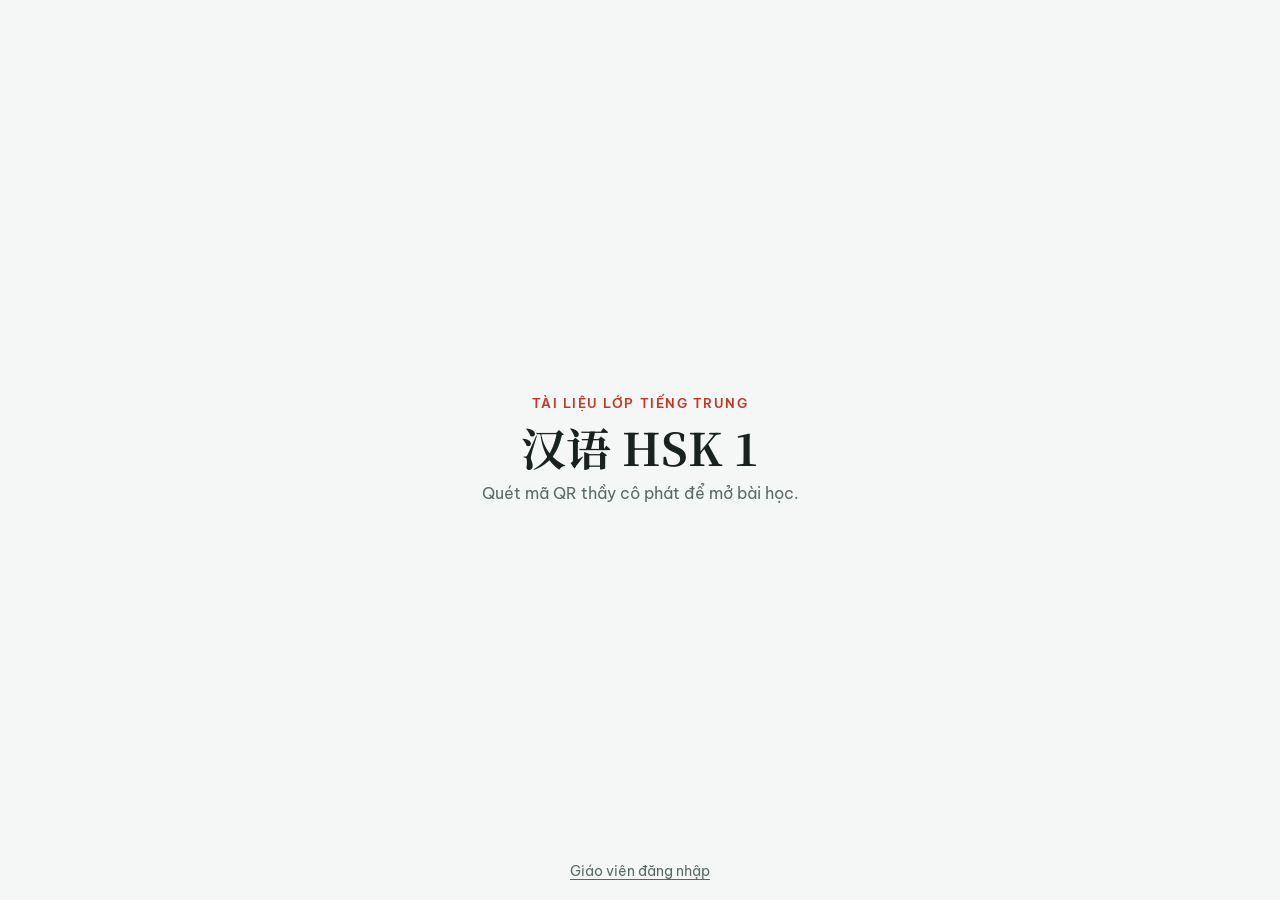
<file: index.html>
<!doctype html>
<html lang="vi">
<head>
<meta charset="utf-8">
<meta name="viewport" content="width=device-width, initial-scale=1, viewport-fit=cover">
<meta name="robots" content="noindex">
<title>Tiếng Trung HSK 1</title>
<link rel="preconnect" href="https://fonts.googleapis.com">
<link rel="preconnect" href="https://fonts.gstatic.com" crossorigin>
<link rel="stylesheet" href="https://fonts.googleapis.com/css2?family=Be+Vietnam+Pro:wght@400;500;600;700&family=Noto+Serif+SC:wght@500;700&display=swap">
<style>
/* Không có danh sách bài: học sinh chỉ mở bài bằng mã QR giáo viên phát. */
:root{
  --paper:#f4f7f5; --ink:#18221e; --muted:#5a6a63; --seal:#bf3a29;
  --f-han:"Noto Serif SC","Songti SC","SimSun",serif;
  --f-body:"Be Vietnam Pro","Segoe UI",system-ui,sans-serif;
}
@media (prefers-color-scheme: dark){:root{--paper:#111714; --ink:#e6eee9; --muted:#9bada4; --seal:#ef7d6b; color-scheme:dark}}
body{margin:0;min-height:100vh;display:grid;place-items:center;background:var(--paper);color:var(--ink);font-family:var(--f-body);line-height:1.6;text-align:center;padding:24px 16px;box-sizing:border-box}
.eyebrow{font-size:.8rem;letter-spacing:.12em;text-transform:uppercase;color:var(--seal);font-weight:600}
h1{font-family:var(--f-han);font-size:clamp(2rem,8vw,2.8rem);margin:6px 0 8px;line-height:1.2}
p{color:var(--muted);margin:0;max-width:34ch}
.gv{position:fixed;left:0;right:0;bottom:calc(16px + env(safe-area-inset-bottom,0px));text-align:center}
.gv a{color:var(--muted);font-size:.85rem;text-decoration:underline;text-underline-offset:3px}
.gv a:focus-visible{outline:3px solid var(--seal);outline-offset:2px}
</style>
</head>
<body>
<main>
  <div class="eyebrow">Tài liệu lớp tiếng Trung</div>
  <h1>汉语 HSK 1</h1>
  <p>Quét mã QR thầy cô phát để mở bài học.</p>
</main>
<div class="gv"><a href="soan-bai.html">Giáo viên đăng nhập</a></div>
</body>
</html>
</file>
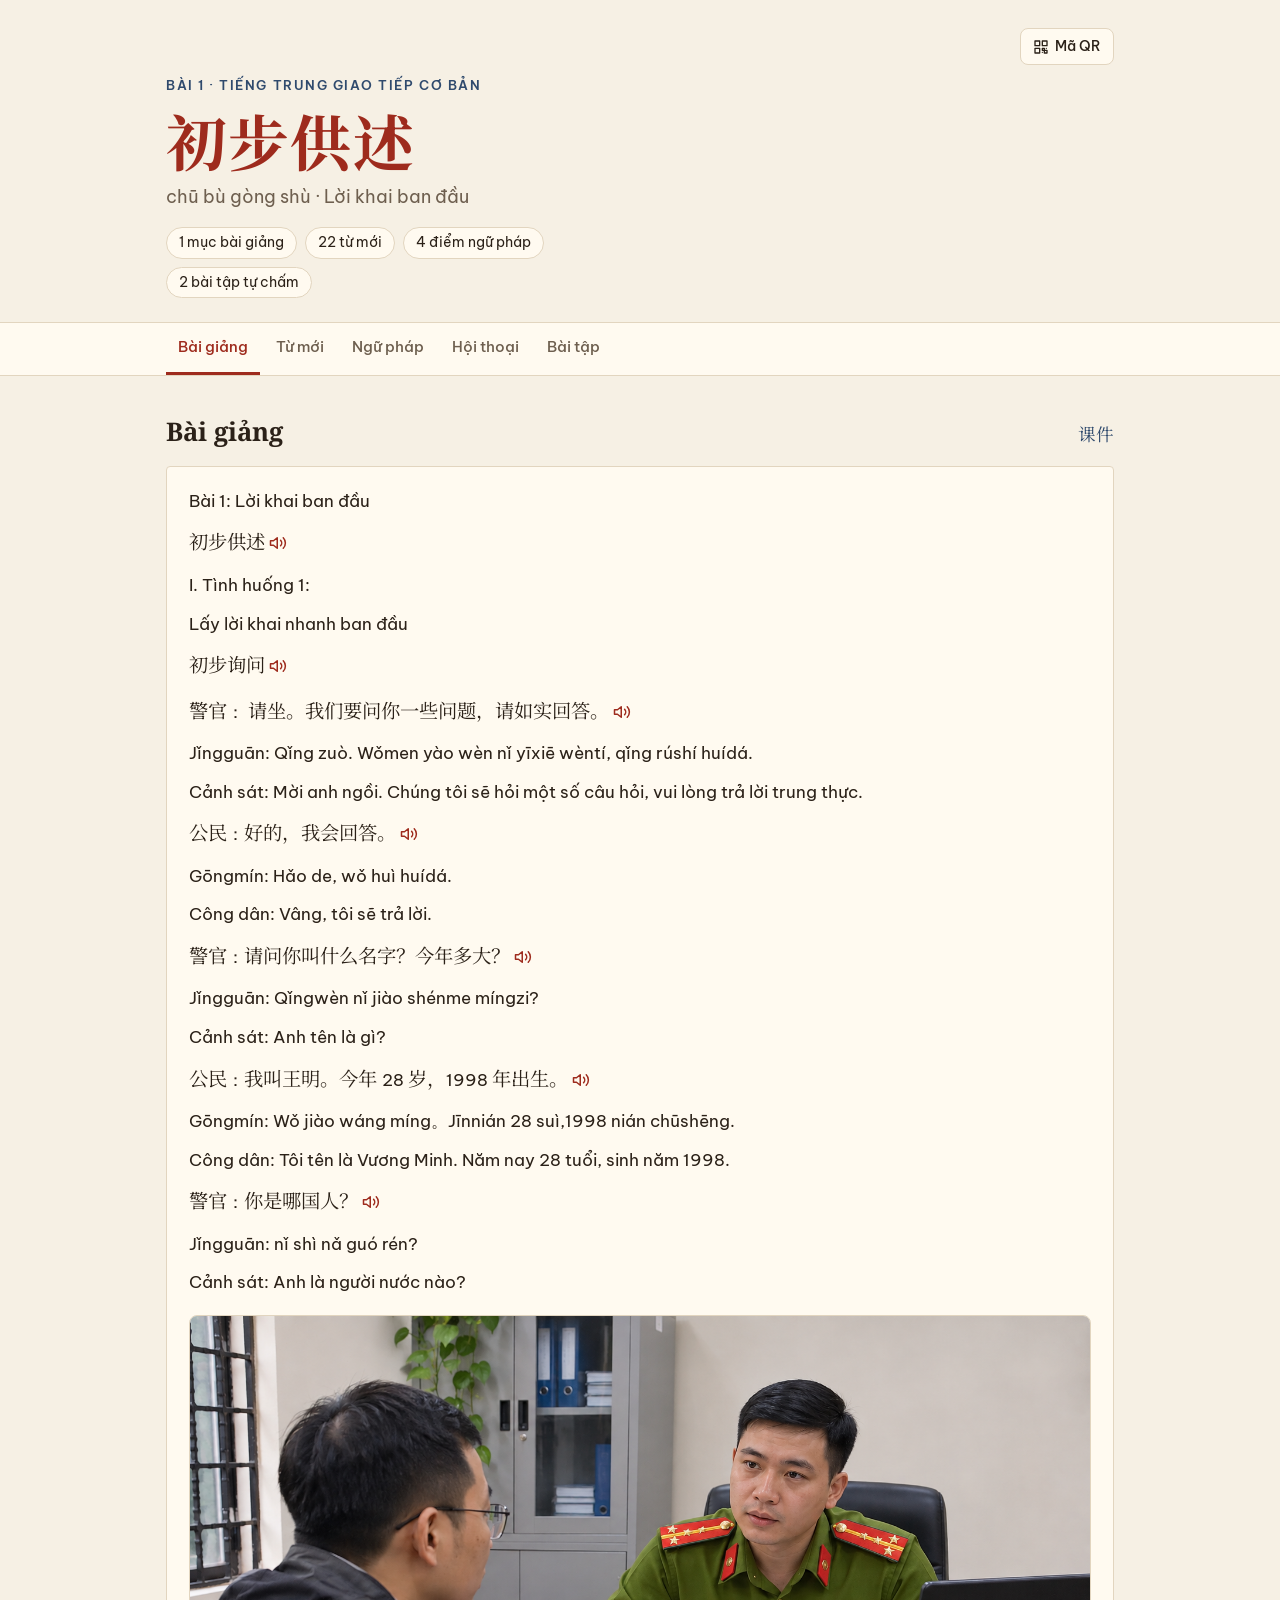
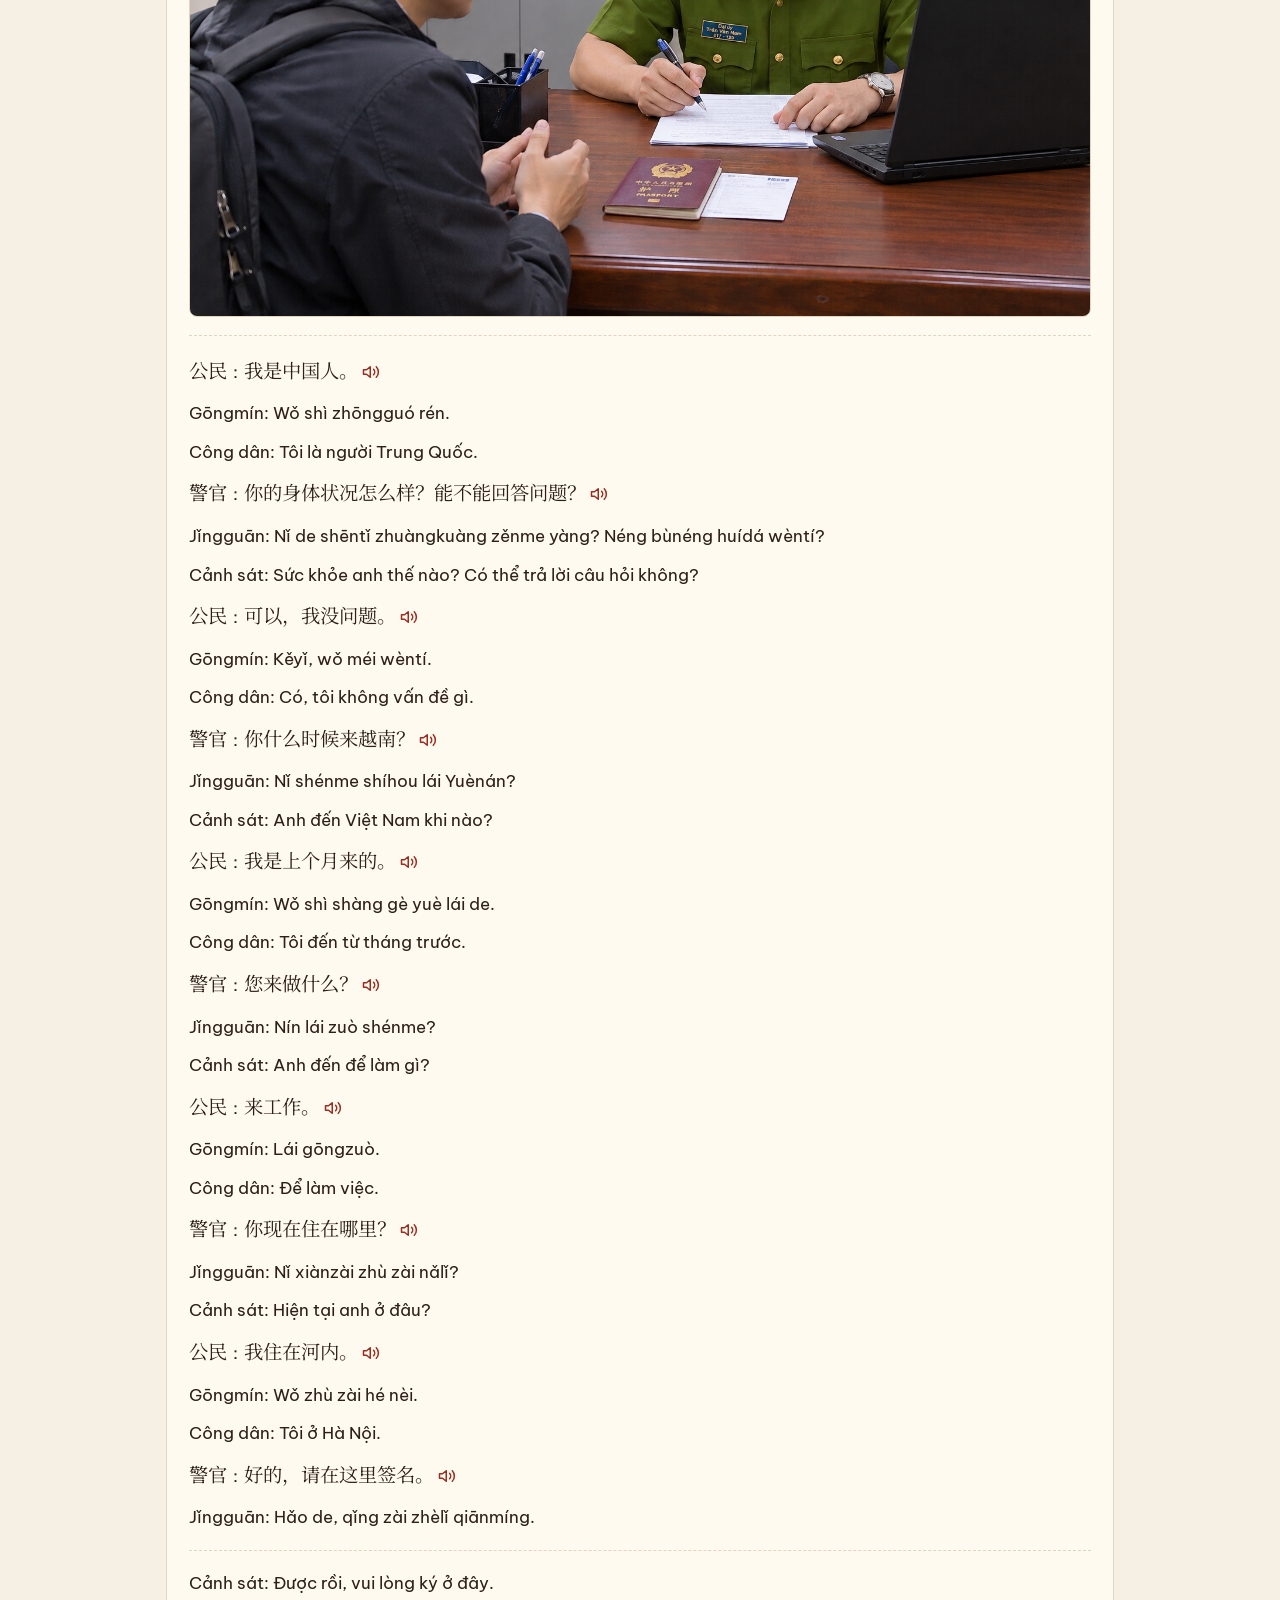
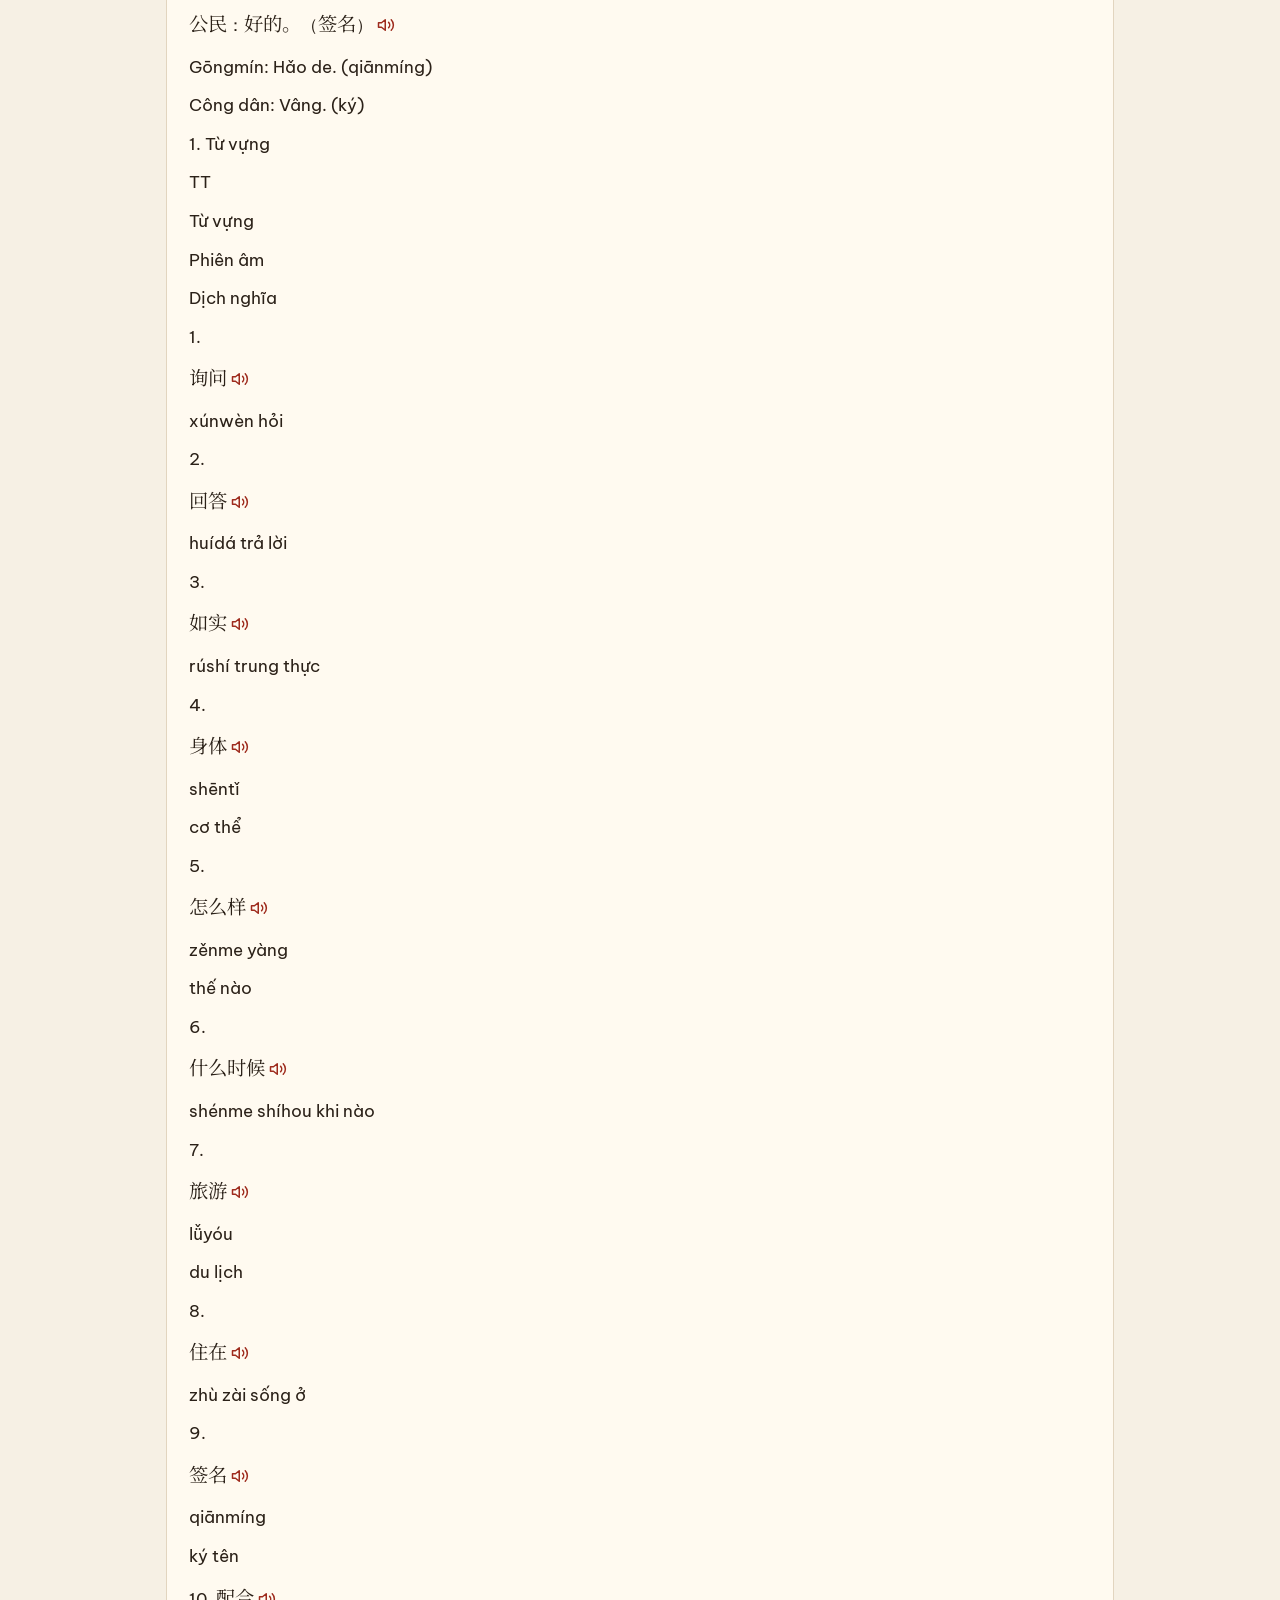
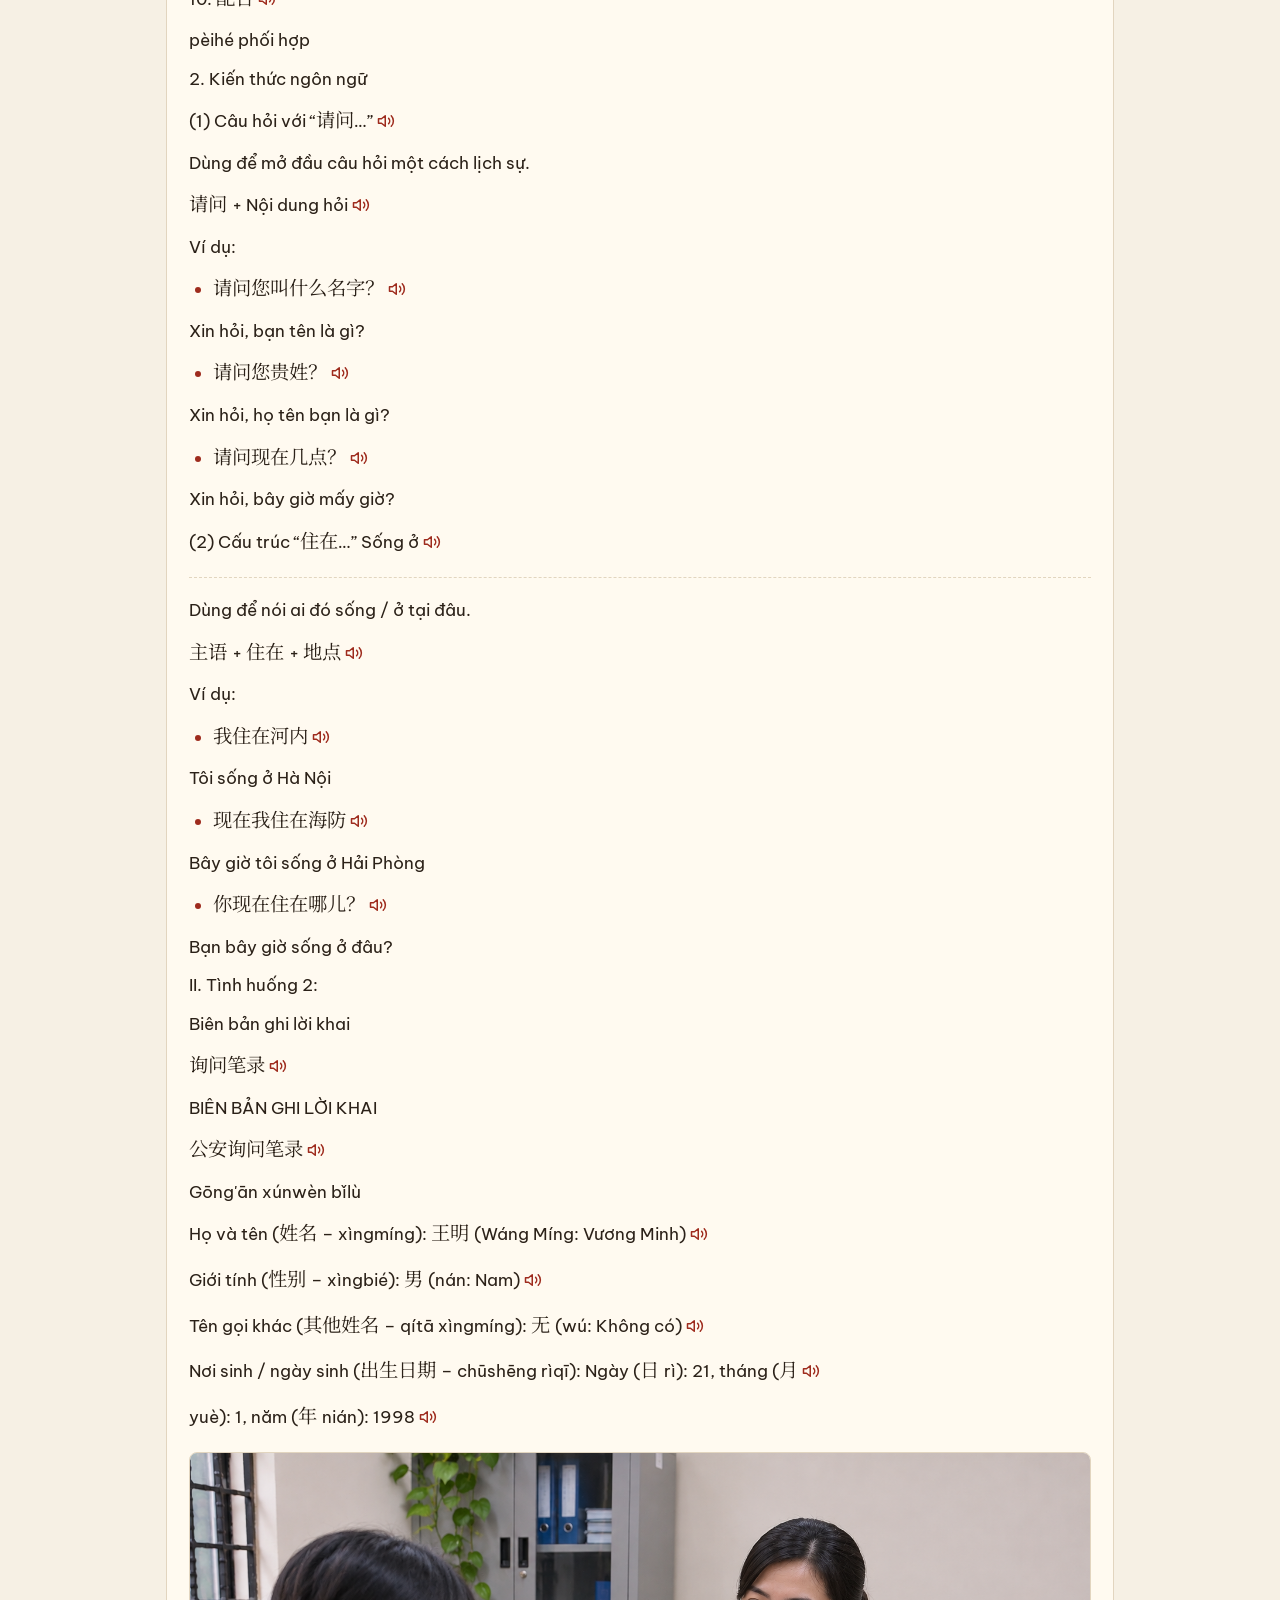
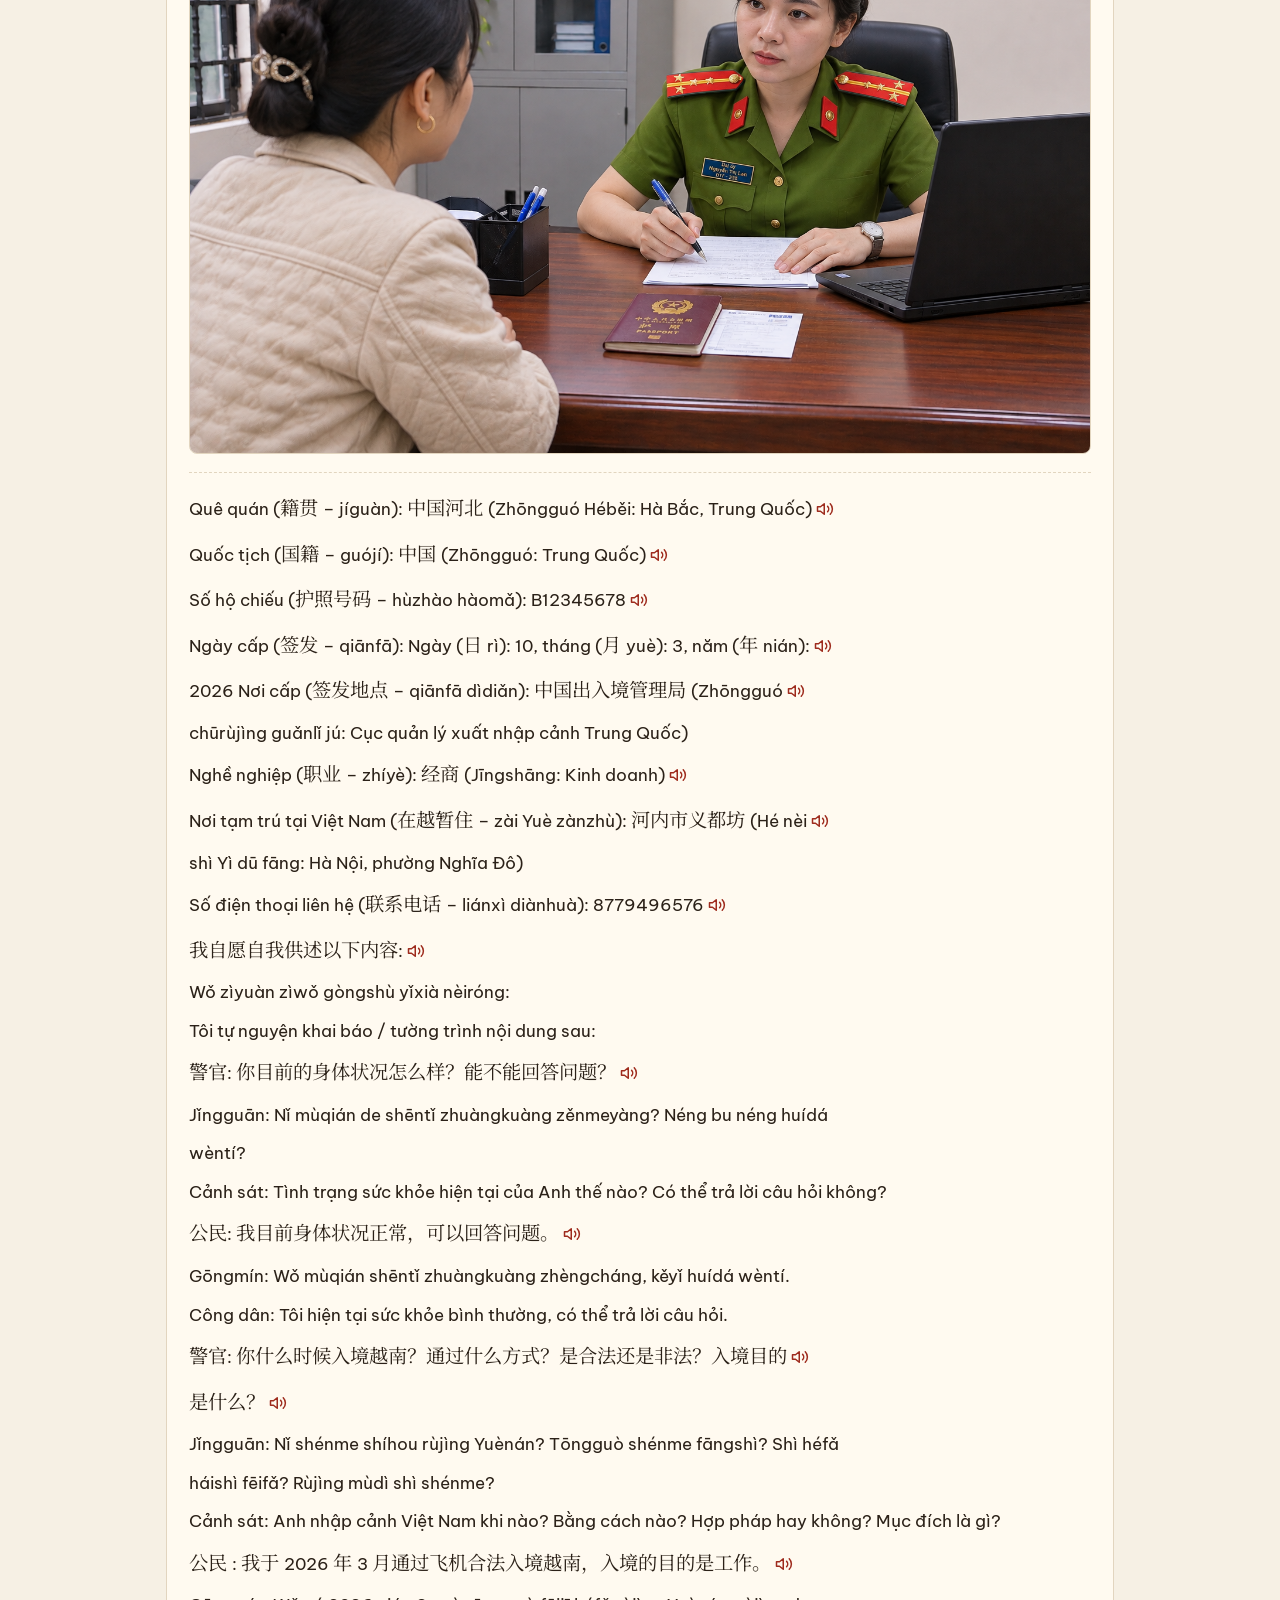
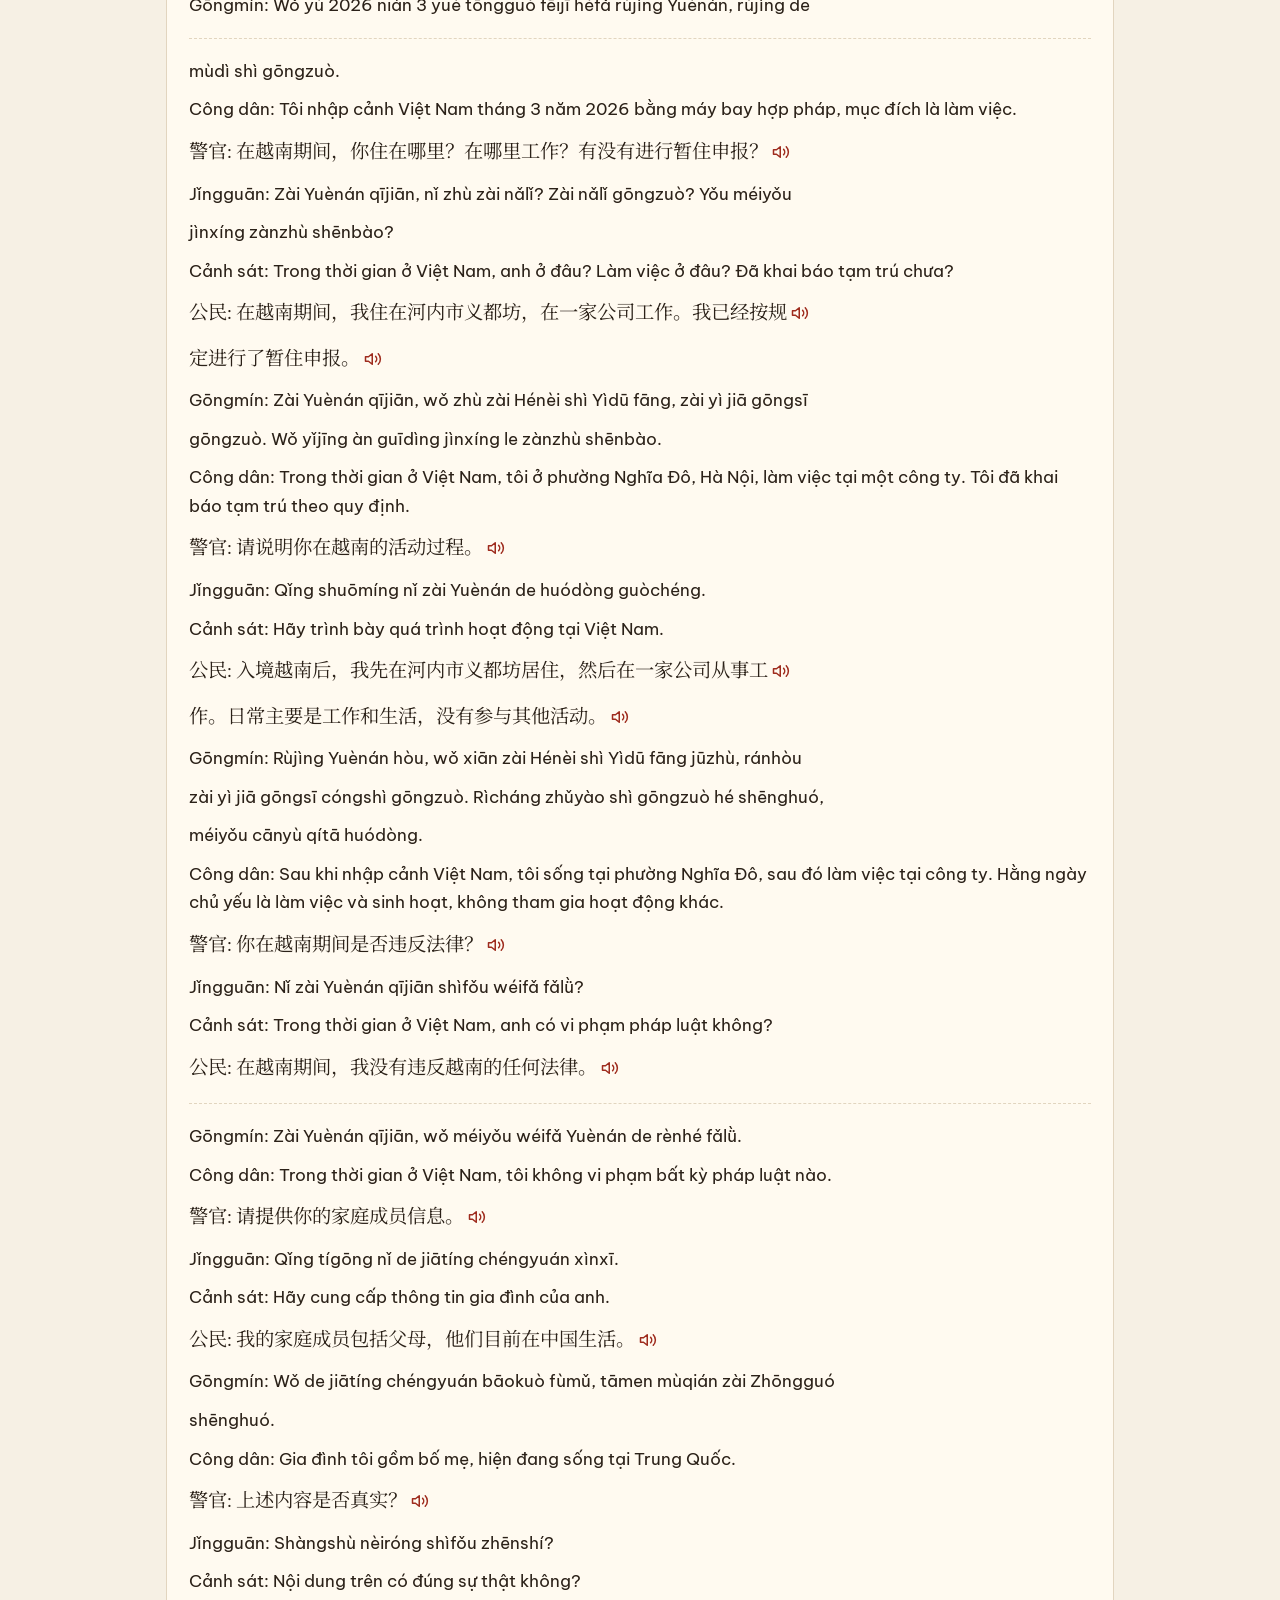
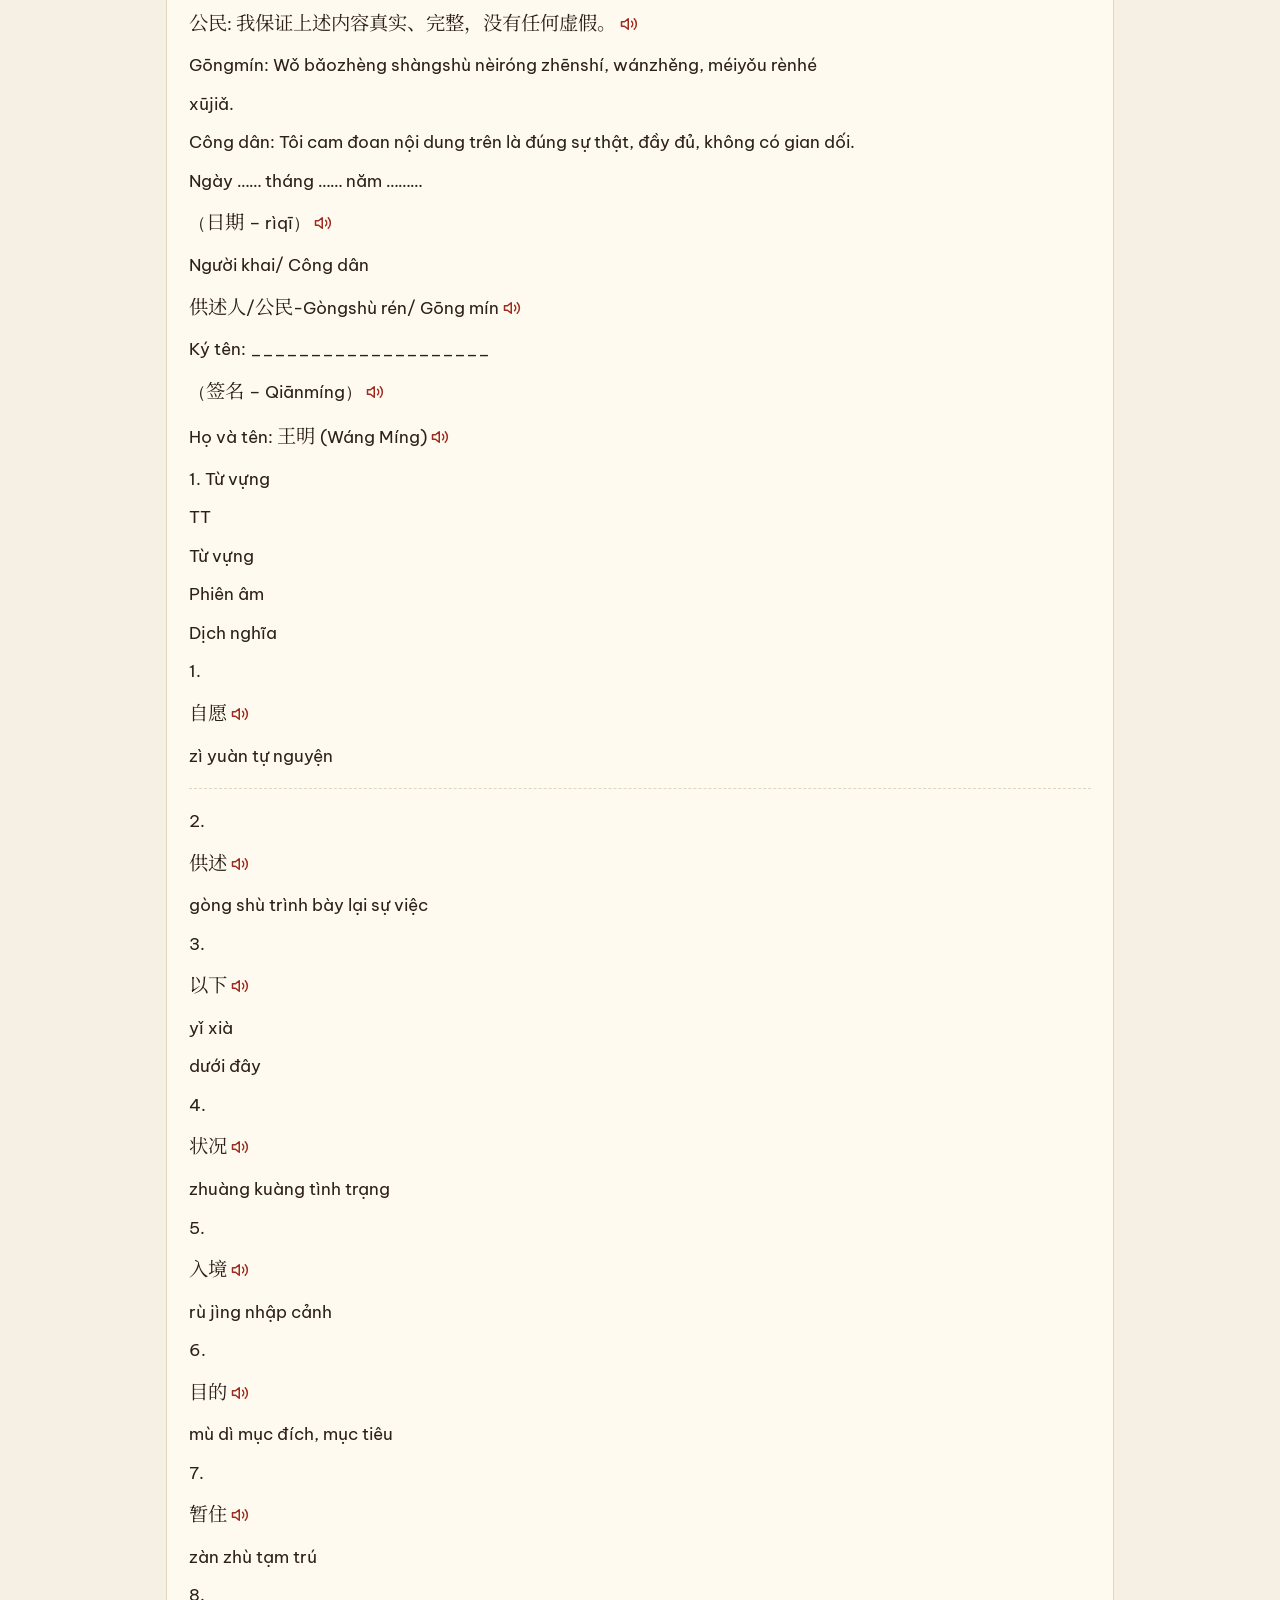
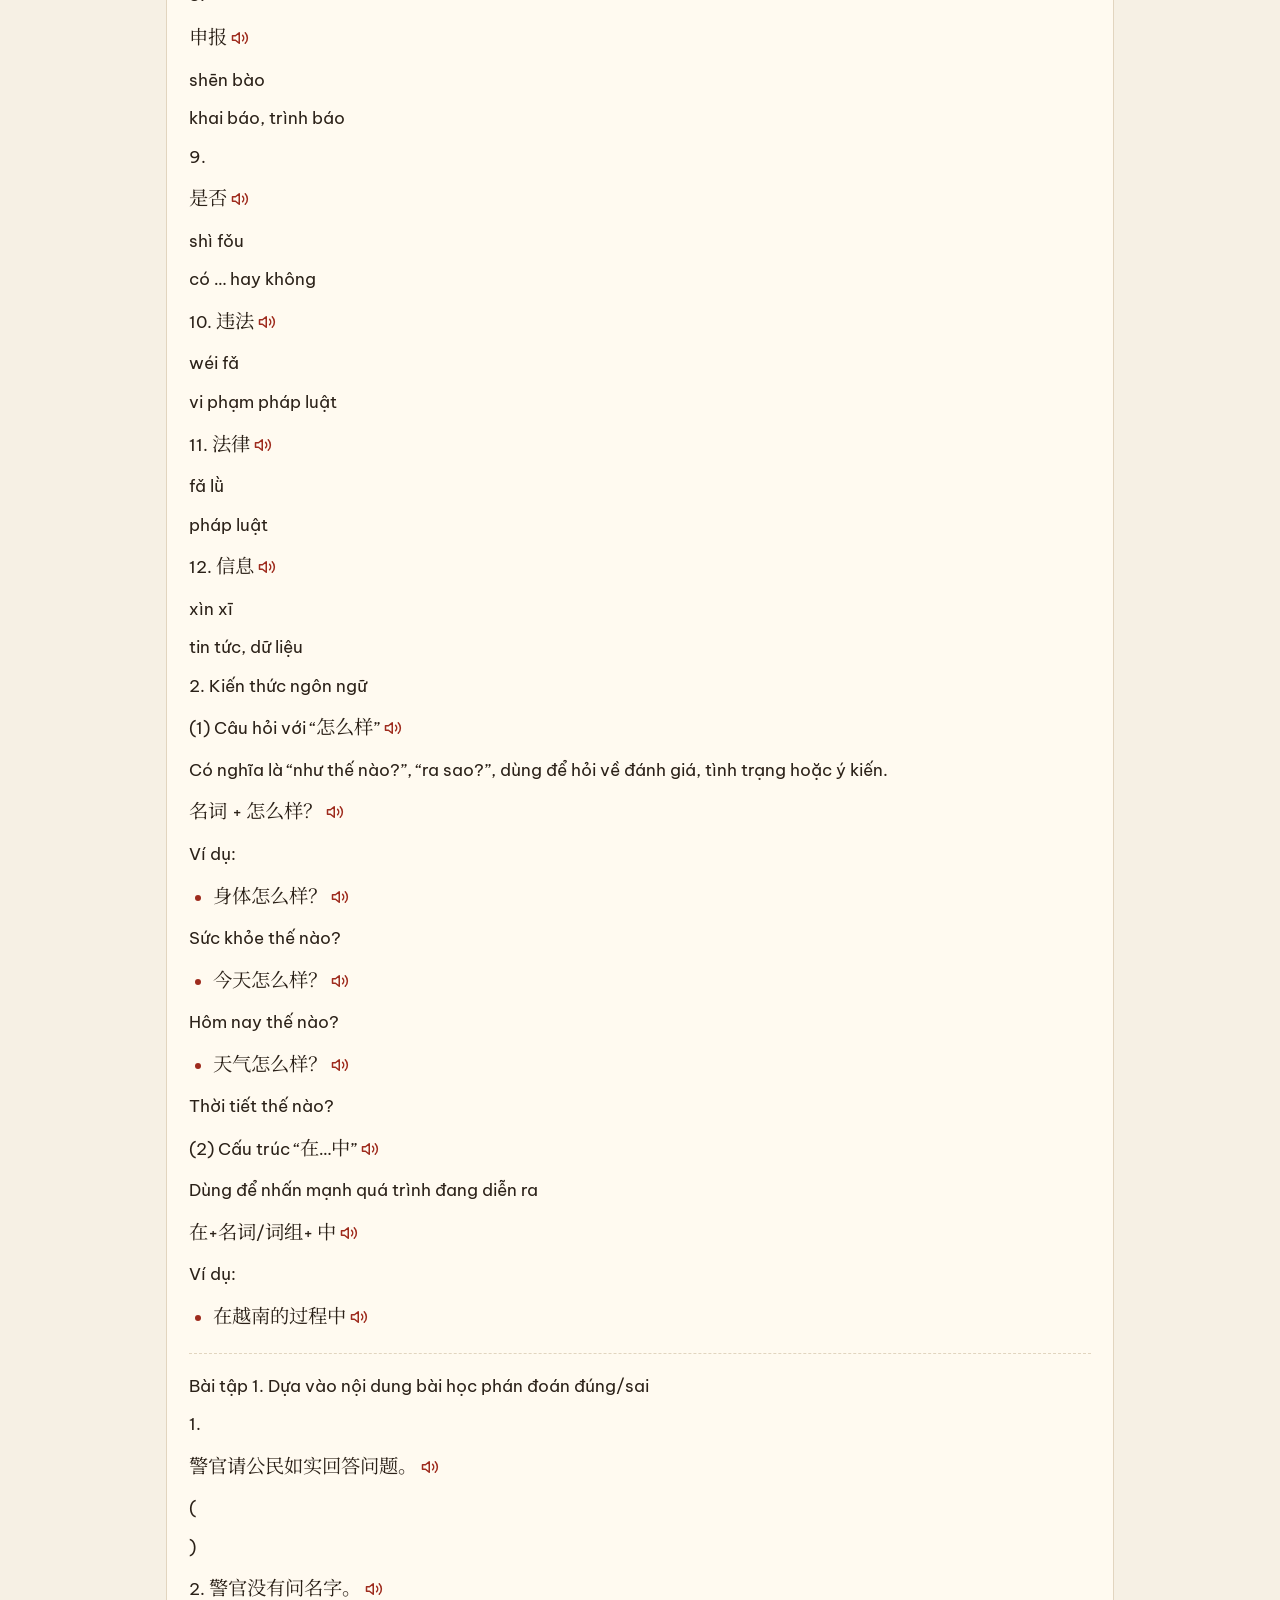
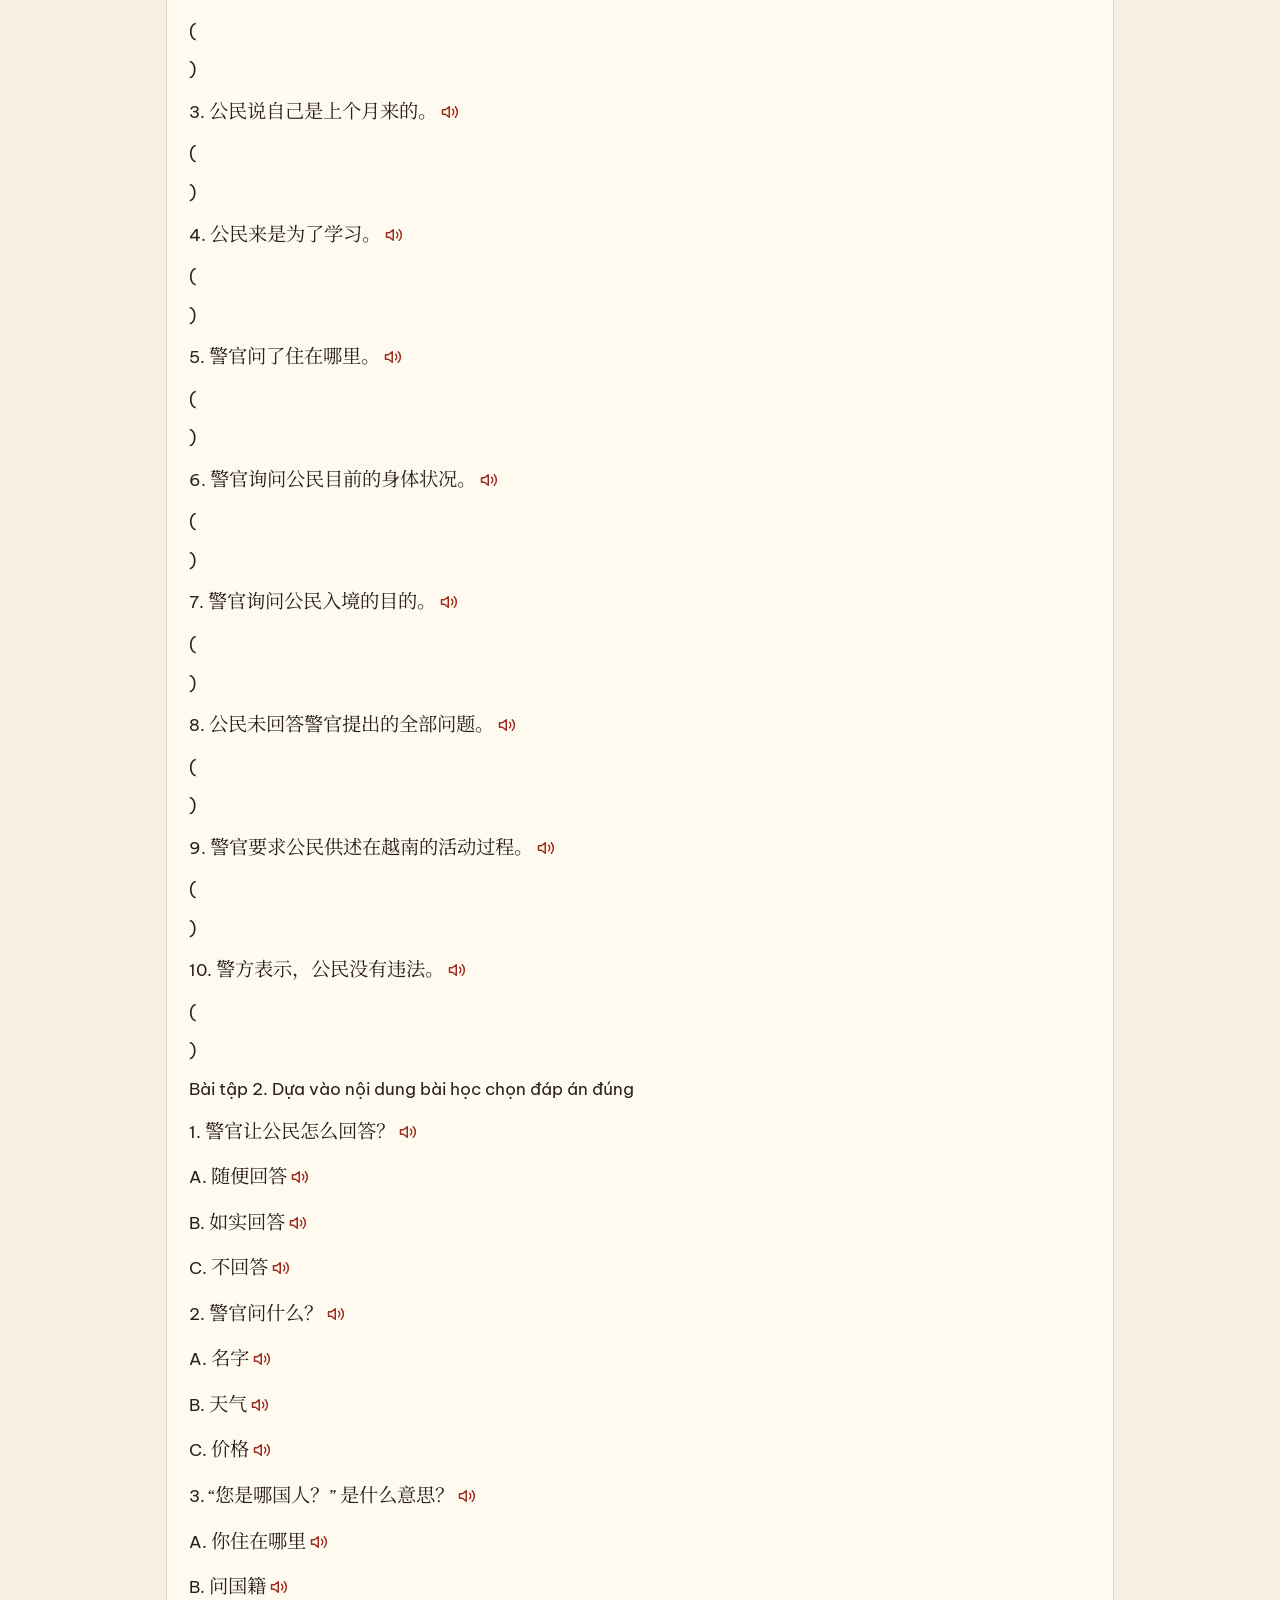
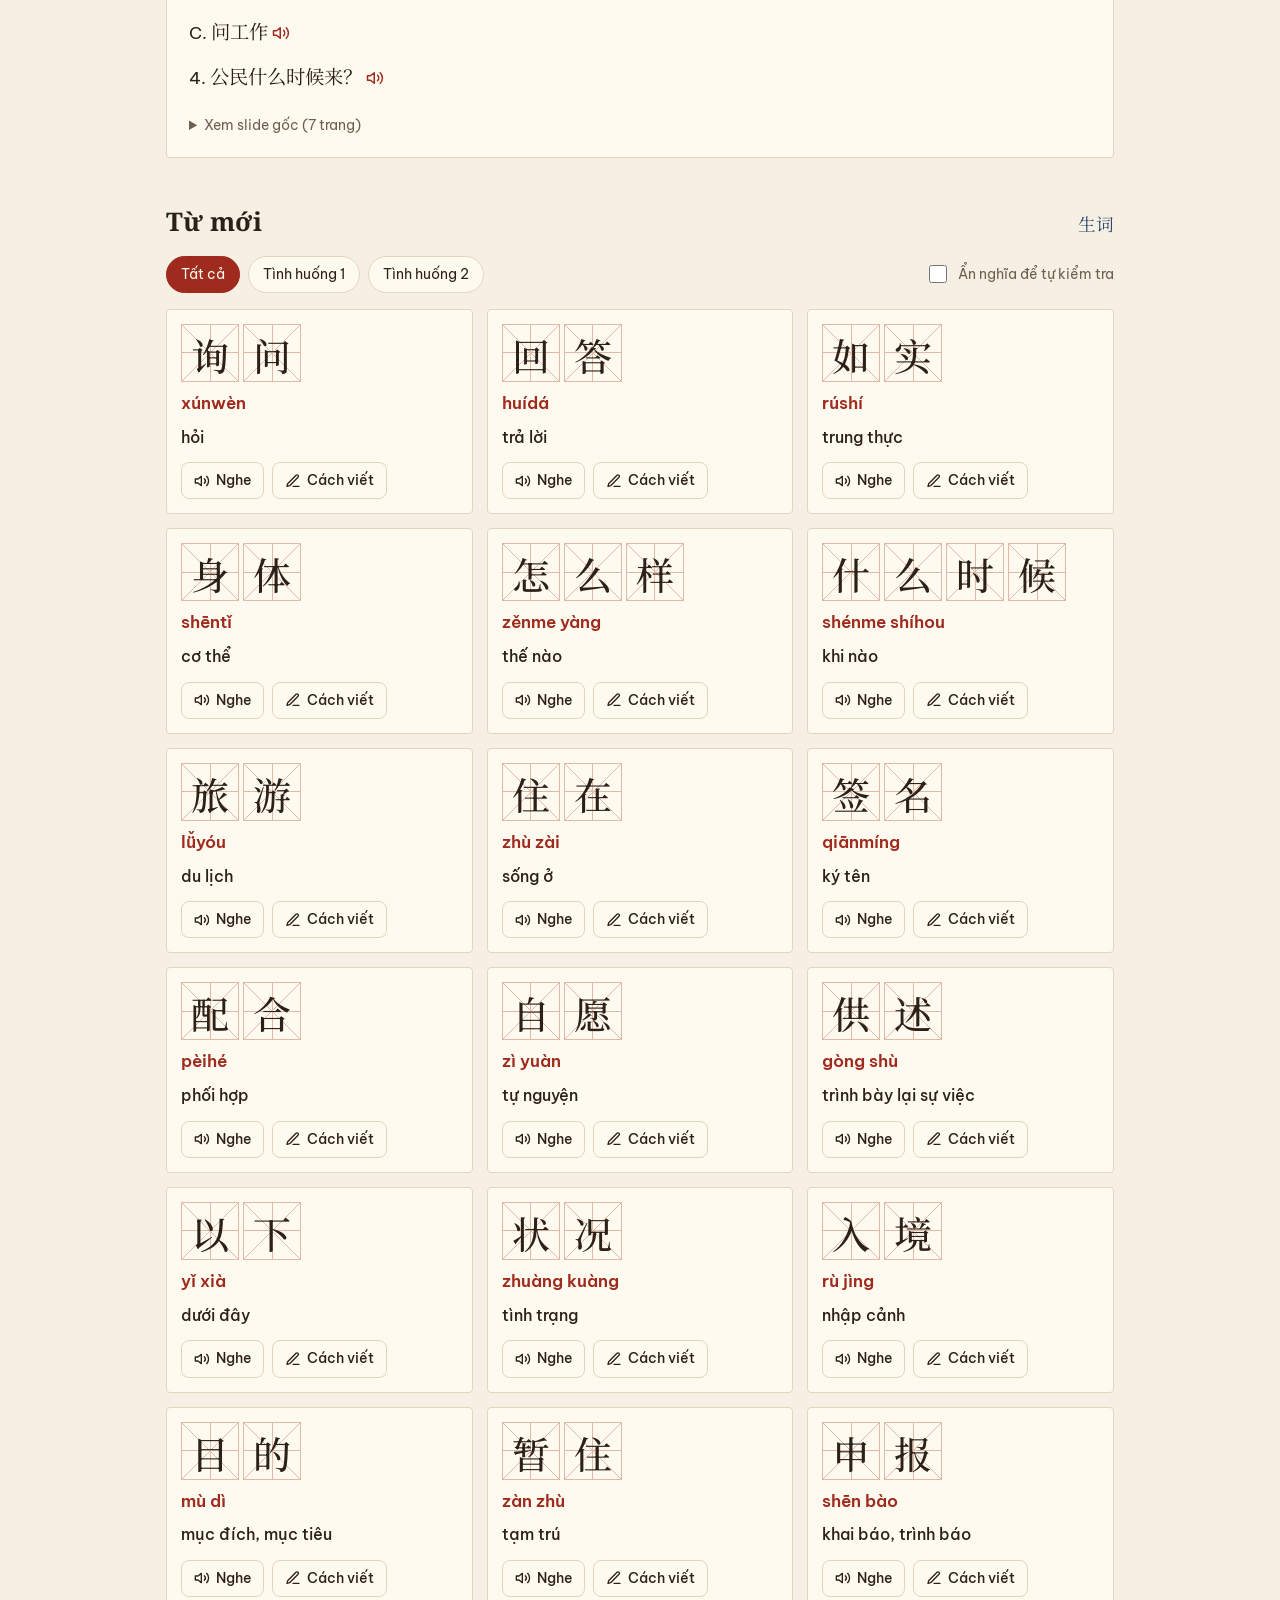
<file: bai1/index.html>
<!doctype html>
<html lang="vi">
<head>
<meta charset="utf-8">
<meta name="viewport" content="width=device-width, initial-scale=1, viewport-fit=cover">
<meta name="robots" content="noindex">
<title>Bài học</title>
<link rel="preconnect" href="https://fonts.googleapis.com">
<link rel="preconnect" href="https://fonts.gstatic.com" crossorigin>
<link rel="stylesheet" href="https://fonts.googleapis.com/css2?family=Be+Vietnam+Pro:wght@400;500;600;700;800&family=Ma+Shan+Zheng&family=Noto+Serif:ital,wght@0,400;0,600;0,700;1,400&family=Noto+Serif+SC:wght@500;700&family=Patrick+Hand&display=swap">
<link rel="stylesheet" href="../khung/giao-an.css">
</head>
<body>
<script src="du-lieu.js"></script>
<script src="../khung/lib/qrcode.min.js"></script>
<script src="../khung/giao-an.js"></script>
</body>
</html>
</file>
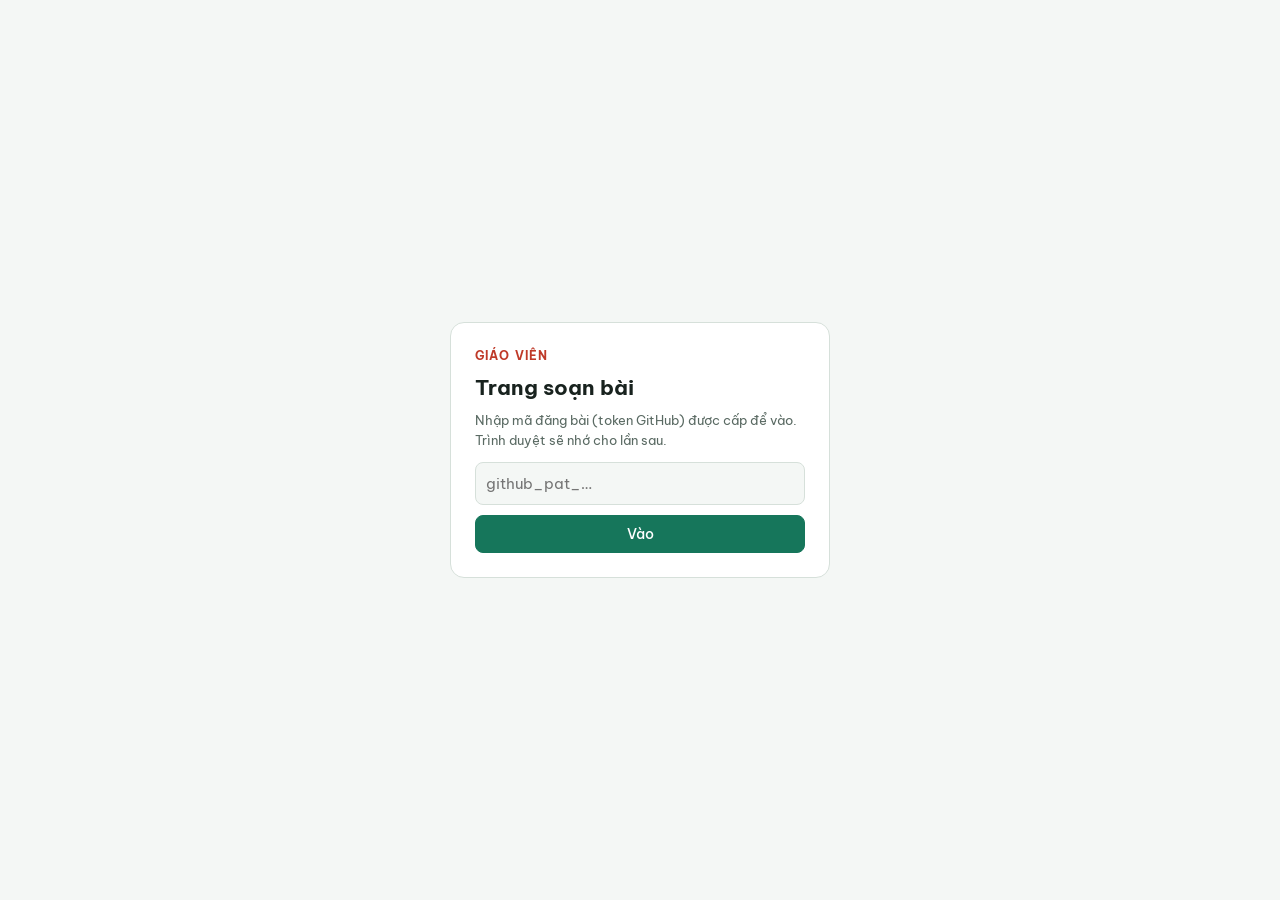
<file: soan-bai.html>
<!doctype html>
<html lang="vi">
<head>
<meta charset="utf-8">
<meta name="viewport" content="width=device-width, initial-scale=1, viewport-fit=cover">
<meta name="robots" content="noindex">
<title>Soạn bài</title>
<link rel="preconnect" href="https://fonts.googleapis.com">
<link rel="preconnect" href="https://fonts.gstatic.com" crossorigin>
<link rel="stylesheet" href="https://fonts.googleapis.com/css2?family=Be+Vietnam+Pro:wght@400;500;600;700&family=Noto+Serif+SC:wght@500;700&display=swap">
<style>
/* Layout: editor column on the left, live lesson preview pinned on the right; stacks on narrow screens.
   Each editor section pairs its input with a worked example (what to write → what students see). */
:root{
  --paper:#f4f7f5; --surface:#ffffff; --ink:#18221e; --muted:#5a6a63; --line:#d6e0da;
  --jade:#16765b; --jade-soft:#e1f0ea; --seal:#bf3a29; --seal-soft:#fae8e4; --warn:#9a5b00; --warn-soft:#fdf3e1;
  --f-han:"Noto Serif SC","Songti SC","SimSun",serif;
  --f-body:"Be Vietnam Pro","Segoe UI",system-ui,sans-serif;
}
@media (prefers-color-scheme: dark){:root:not([data-theme="light"]){
  --paper:#111714; --surface:#19211d; --ink:#e6eee9; --muted:#9bada4; --line:#2b3832;
  --jade:#52c49f; --jade-soft:#16302a; --seal:#ef7d6b; --seal-soft:#3a201c; --warn:#f0b35a; --warn-soft:#33270f; color-scheme:dark}}
:root[data-theme="dark"]{
  --paper:#111714; --surface:#19211d; --ink:#e6eee9; --muted:#9bada4; --line:#2b3832;
  --jade:#52c49f; --jade-soft:#16302a; --seal:#ef7d6b; --seal-soft:#3a201c; --warn:#f0b35a; --warn-soft:#33270f; color-scheme:dark}
*{box-sizing:border-box}
[hidden]{display:none!important}
body{margin:0;background:var(--paper);color:var(--ink);font-family:var(--f-body);font-size:15px;line-height:1.55}
button,input,select,textarea{font:inherit;color:inherit}
button{cursor:pointer}
:focus-visible{outline:3px solid var(--jade);outline-offset:2px}
h1,h2,h3{margin:0;line-height:1.25}
.zh{font-family:var(--f-han)}

.bar{position:sticky;top:0;z-index:5;background:var(--surface);border-bottom:1px solid var(--line)}
.bar .in{display:flex;flex-wrap:wrap;gap:8px 12px;align-items:center;padding:10px max(16px,env(safe-area-inset-left,0px))}
.bar h1{font-size:1.05rem;margin-right:auto}
.bar h1 a{color:var(--jade);text-decoration:none;font-weight:500;font-size:.9rem;margin-right:8px}
.btn{display:inline-flex;align-items:center;gap:6px;border:1px solid var(--line);background:var(--surface);border-radius:8px;padding:7px 12px;font-weight:500;font-size:.9rem;text-decoration:none;color:var(--ink)}
.btn:hover{border-color:var(--jade);color:var(--jade)}
.btn.primary{background:var(--jade);border-color:var(--jade);color:var(--surface)}
.btn.primary:hover{color:var(--surface);filter:brightness(1.08)}
.btn.sm{padding:4px 9px;font-size:.82rem}
.btn.danger:hover{border-color:var(--seal);color:var(--seal)}
select.in-sel{border:1px solid var(--line);border-radius:8px;padding:7px 10px;background:var(--surface)}

/* 4 bước */
.steps{list-style:none;margin:0;padding:0 max(16px,env(safe-area-inset-left,0px)) 10px;display:flex;flex-wrap:wrap;gap:6px}
.steps li{flex:1 1 160px;display:flex;gap:8px;align-items:center;border:1px solid var(--line);border-radius:10px;padding:6px 10px;font-size:.85rem;background:var(--paper)}
.steps li>span:first-child{flex:none;width:24px;height:24px;border-radius:50%;display:grid;place-items:center;font-weight:700;font-size:.8rem;border:1.5px solid var(--line);color:var(--muted)}
.steps li b{display:block;font-size:.88rem}
.steps li small{color:var(--muted);font-size:.78rem;display:block;line-height:1.3}
.steps li.done>span:first-child{background:var(--jade);border-color:var(--jade);color:var(--surface)}
.steps li.todo{border-color:var(--warn);background:var(--warn-soft)}
.steps li.todo>span:first-child{border-color:var(--warn);color:var(--warn)}
.steps li button{all:unset;cursor:pointer;display:block}
.steps li button:focus-visible{outline:3px solid var(--jade);outline-offset:2px;border-radius:4px}

.layout{display:grid;grid-template-columns:minmax(0,1.1fr) minmax(0,1fr);gap:16px;padding:16px max(16px,env(safe-area-inset-left,0px)) 40px}
.editor{display:grid;gap:14px;align-content:start;min-width:0}
.preview{position:sticky;top:130px;height:calc(100vh - 146px);border:1px solid var(--line);border-radius:12px;overflow:hidden;background:var(--surface);display:flex;flex-direction:column}
.preview .ph{display:flex;align-items:center;justify-content:space-between;gap:8px;padding:8px 12px;border-bottom:1px solid var(--line);font-size:.85rem;color:var(--muted)}
.preview iframe{flex:1;border:0;width:100%;background:var(--paper)}
.ph .sizes{display:flex;gap:4px}
.preview.phone iframe{width:390px;max-width:100%;margin:0 auto;border-inline:1px solid var(--line)}

.box{background:var(--surface);border:1px solid var(--line);border-radius:12px;scroll-margin-top:140px}
.box>summary{list-style:none;padding:12px 16px;display:flex;align-items:baseline;gap:10px;cursor:pointer}
.box>summary::-webkit-details-marker{display:none}
.box>summary::before{content:"▸";color:var(--muted);transition:transform .15s}
.box[open]>summary::before{transform:rotate(90deg)}
.box>summary h2{font-size:1rem}

/* thiết kế bài dạng: giáo trình / bài tập / cả hai; ẩn các mục không dùng tới */
.loai{display:grid;grid-template-columns:repeat(auto-fill,minmax(170px,1fr));gap:8px}
.loai label{position:relative;border:2px solid var(--line);border-radius:10px;padding:8px 10px 8px 34px;cursor:pointer;display:grid;gap:2px;background:var(--surface)}
.loai input{position:absolute;left:10px;top:11px;width:16px;height:16px;accent-color:var(--jade);margin:0}
.loai label:has(input:checked){border-color:var(--jade);background:var(--jade-soft)}
.loai label:has(input:focus-visible){outline:3px solid var(--jade);outline-offset:2px}
.loai b{font-size:.92rem}
.loai small{color:var(--muted);font-size:.78rem;line-height:1.35}
body[data-loai="giaotrinh"] #box-baitap,
body[data-loai="baitap"] :is(#box-muctieu,#box-tumoi,#box-nguphap,#box-hoithoai){display:none}
.f .bia{display:flex;gap:6px}
.f .bia select{flex:1;min-width:0;border:1px solid var(--line);border-radius:8px;padding:7px 10px;background:var(--paper);font-weight:400}
div.f{display:grid;gap:3px;font-size:.85rem;font-weight:500}
.box>summary .cnt{margin-left:auto;font-size:.82rem;color:var(--muted);font-variant-numeric:tabular-nums}
.box>summary .cnt.warn{color:var(--warn);font-weight:600}
.box .body{padding:0 16px 16px;display:grid;gap:10px;container-type:inline-size}
.hint{font-size:.83rem;color:var(--muted);margin:0}
.hint code,.fmt{font-family:ui-monospace,Consolas,monospace;font-size:.8rem;background:var(--jade-soft);color:var(--ink);border-radius:5px;padding:1px 5px}
label.f{display:grid;gap:3px;font-size:.85rem;font-weight:500}
label.f input,label.f select,textarea{border:1px solid var(--line);border-radius:8px;padding:7px 10px;background:var(--paper);font-weight:400;font-size:.95rem;width:100%}
textarea{font-family:var(--f-han),var(--f-body);min-height:110px;resize:vertical;line-height:1.6;white-space:pre;overflow-wrap:normal;overflow-x:auto}
textarea.wrap{white-space:pre-wrap}
.row{display:grid;grid-template-columns:repeat(auto-fit,minmax(150px,1fr));gap:10px}
.warns{font-size:.83rem;color:var(--warn);background:var(--warn-soft);border-radius:8px;padding:6px 10px;display:grid;gap:2px}
.warns:empty{display:none}

/* cột: thứ tự các cột cách nhau bằng | */
.cols{display:flex;flex-wrap:wrap;align-items:center;gap:4px;font-size:.78rem}
.cols span{border:1px dashed var(--line);border-radius:6px;padding:1px 7px;color:var(--muted);white-space:nowrap}
.cols span.req{border-style:solid;border-color:var(--jade);color:var(--ink);font-weight:600;background:var(--jade-soft)}
.cols i{font-style:normal;color:var(--muted);font-weight:700}
.cols em{font-style:normal;color:var(--muted);margin-left:6px}

/* ---- Mục 1: nạp file ---- */
.nap{display:grid;gap:14px}
@container (min-width:640px){.nap{grid-template-columns:minmax(0,.9fr) minmax(0,1.1fr)}}
.drop{border:2px dashed var(--line);border-radius:12px;padding:22px 14px;text-align:center;display:grid;gap:10px;justify-items:center;align-content:center;min-height:190px;transition:background .15s,border-color .15s}
.drop.over{border-color:var(--jade);background:var(--jade-soft)}
.drop svg{width:40px;height:40px;color:var(--jade)}
.drop .big{font-weight:600;font-size:1rem}
.kinds{display:flex;flex-wrap:wrap;gap:6px;justify-content:center}
.kinds button{border:1px solid var(--line);background:var(--surface);border-radius:999px;padding:3px 10px;font-size:.8rem;color:var(--muted)}
.kinds button:hover,.kinds button[aria-pressed="true"]{border-color:var(--jade);color:var(--jade)}
.kinds button b{color:var(--ink);font-weight:600}
.results{display:grid;gap:8px}
.res{border:1px solid var(--line);border-radius:10px;padding:10px 12px;background:var(--paper);font-size:.85rem;animation:pop .25s ease-out}
@keyframes pop{from{transform:translateY(4px);opacity:0}}
.res .rh{display:flex;gap:8px;align-items:center;margin-bottom:4px}
.res .rh b{overflow-wrap:anywhere}
.res .tag{flex:none;font-size:.7rem;font-weight:700;border-radius:5px;padding:1px 6px;color:#fff}
.tag.w{background:#2b579a}.tag.p{background:#c4472b}.tag.d{background:#b8302a}.tag.i{background:#6b7280}
.res ul{margin:0;padding:0;list-style:none;display:grid;gap:2px}
.res li{display:flex;gap:6px;align-items:baseline}
.res li::before{content:"✓";color:var(--jade);font-weight:700;flex:none}
.res li.warn::before{content:"!";color:var(--warn)}
.res li.err::before{content:"✗";color:var(--seal)}
.res li.warn{color:var(--warn)} .res li.err{color:var(--seal)}
.res a{color:inherit;text-decoration:underline;text-decoration-color:var(--line);text-underline-offset:3px;cursor:pointer}
.res a:hover{text-decoration-color:currentColor}

.demo{border:1px solid var(--line);border-radius:12px;padding:10px;display:grid;gap:10px;align-content:start;background:var(--paper)}
.demo .dh{display:flex;flex-wrap:wrap;gap:6px;align-items:center;justify-content:space-between}
.demo .dh b{font-size:.85rem}
.seg{display:inline-flex;flex-wrap:wrap;border:1px solid var(--line);border-radius:999px;padding:2px;gap:2px;background:var(--surface)}
.seg button{border:0;background:none;border-radius:999px;padding:3px 10px;font-size:.8rem;color:var(--muted)}
.seg button[aria-pressed="true"]{background:var(--jade);color:var(--surface)}
.pair{display:grid;grid-template-columns:minmax(0,1fr) 22px minmax(0,1fr);gap:4px;align-items:start}
.pair .to{align-self:center;text-align:center;color:var(--jade);font-weight:700;font-size:1.1rem}
.pair figure{margin:0;display:grid;gap:4px}
.pair figcaption{font-size:.72rem;font-weight:600;color:var(--muted);text-transform:uppercase;letter-spacing:.06em}
.tips{margin:0;padding-left:18px;font-size:.82rem;display:grid;gap:3px}
.tips b{font-weight:600}
.demo .dl{display:flex;flex-wrap:wrap;gap:6px}

/* bản giả lập: trang Word, màn hình học sinh */
.paper{background:#fff;color:#111;border:1px solid #d9d9d9;box-shadow:0 2px 6px rgb(0 0 0 / .08);border-radius:3px;padding:10px 12px;font-family:"Times New Roman",var(--f-han),serif;font-size:12px;line-height:1.55;display:grid;gap:2px;min-height:100%}
.paper p{margin:0}
.paper .h{font-weight:700;font-size:13px;margin-top:4px}
.paper .h1{font-weight:700;font-size:14px;color:#1f3864}
.paper .gray{color:#888}
.paper .red{color:#c00;font-weight:600}
.paper table{border-collapse:collapse;font-size:11px;width:100%}
.paper td,.paper th{border:1px solid #999;padding:1px 4px;text-align:left}
.paper th{background:#f2f2f2}
.slides{display:grid;gap:5px}
.slide{aspect-ratio:16/9;background:#fff;border:1px solid #d9d9d9;border-radius:3px;position:relative;display:grid;grid-template-columns:1fr 1fr;gap:4px;padding:5px;font-size:10px;color:#333}
.slide i{background:linear-gradient(135deg,#9cc9b8,#e6b9a8);border-radius:2px;display:grid;place-items:center;font-style:normal;color:#fff;font-weight:700;font-size:9px}
.slide i.gif{background:#fff;border:1px solid #e5b4ab;color:#bf3a29;font-family:var(--f-han);font-size:18px}
.slide span{position:absolute;right:4px;bottom:2px;font-size:8px;color:#999}
.files{display:grid;gap:5px}
.files div{display:flex;gap:6px;align-items:center;background:#fff;color:#111;border:1px solid #d9d9d9;border-radius:4px;padding:4px 6px;font-size:11px}
.files div i{width:26px;height:26px;border-radius:3px;background:linear-gradient(135deg,#9cc9b8,#e6b9a8);flex:none}
.screen{border:2px solid var(--ink);border-radius:14px;background:var(--paper);padding:8px;display:grid;gap:6px;font-size:11px;min-height:100%;align-content:start}
.mk-h{font-weight:700;font-size:11px}
.mk-card{background:var(--surface);border:1px solid var(--line);border-radius:8px;padding:6px;display:grid;gap:2px}
.mk-row{display:flex;gap:6px;align-items:center;justify-content:space-between}
.mk-cells{display:flex;gap:2px}
.mk-cells span{width:26px;height:26px;display:grid;place-items:center;font-family:var(--f-han);font-size:17px;border:1px solid #e5b4ab;background:
  linear-gradient(#f0cfc8,#f0cfc8) center/100% 1px no-repeat,linear-gradient(#f0cfc8,#f0cfc8) center/1px 100% no-repeat,var(--surface)}
.mk-img{width:34px;height:34px;border-radius:5px;background:linear-gradient(135deg,#9cc9b8,#e6b9a8);flex:none}
.mk-py{color:var(--jade);font-weight:600}
.mk-pos{font-size:9px;color:var(--muted);border:1px solid var(--line);border-radius:4px;padding:0 3px;margin-left:3px;font-weight:400}
.mk-mute{color:var(--muted)}
.mk-sent{font-family:var(--f-han);font-size:13px;line-height:2}
.mk-sent i{font-style:normal;font-family:var(--f-body);display:inline-grid;place-items:center;width:17px;height:17px;border-radius:50%;border:1px solid var(--line);font-size:9px;font-weight:700;margin:0 1px;vertical-align:1px;background:var(--paper)}
.mk-sent i.on{background:var(--jade);border-color:var(--jade);color:var(--surface)}
.mk-sent em{font-style:normal;color:var(--seal);font-weight:700}
.mk-sel{display:inline-block;border:1px solid var(--line);border-bottom-color:var(--jade);border-radius:4px;padding:0 4px;font-size:12px;background:var(--paper);line-height:1.5}
.mk-tok{display:flex;flex-wrap:wrap;gap:3px}
.mk-tok span{font-family:var(--f-han);border:1px solid var(--line);border-radius:5px;padding:0 5px;background:var(--paper);font-size:12px}
.mk-tok.ans{border-bottom:1.5px solid var(--line);min-height:22px;padding-bottom:3px}
.mk-tok.ans span{background:var(--jade-soft);border-color:var(--jade)}
.mk-tok span.off{opacity:.25}
.mk-opts{display:grid;grid-template-columns:1fr 1fr;gap:3px}
.mk-opts span{border:1px solid var(--line);border-radius:5px;padding:1px 5px;font-family:var(--f-han);font-size:11px;background:var(--paper)}
.mk-opts span.on{border-color:var(--jade);background:var(--jade-soft);font-weight:600}
.mk-btn{display:inline-block;background:var(--jade);color:var(--surface);border-radius:5px;padding:1px 7px;font-size:10px;font-weight:600;justify-self:start}
.mk-btn.o{background:none;color:var(--ink);border:1px solid var(--line)}
.mk-ok{color:var(--jade);font-weight:600}
.mk-pass{font-family:var(--f-han);background:var(--paper);border-radius:6px;padding:4px 6px;font-size:12px}
.mk-pat{background:var(--jade-soft);border-radius:5px;padding:2px 6px;font-family:var(--f-han)}
.mk-gal{display:grid;grid-template-columns:repeat(3,1fr);gap:4px}
.mk-gal span{display:grid;gap:1px;font-size:8.5px;color:var(--muted);text-align:center}
.mk-gal span i{aspect-ratio:1;border-radius:4px;background:linear-gradient(135deg,#9cc9b8,#e6b9a8)}
.mk-gal span i.gif{background:#fff;border:1px solid #e5b4ab;display:grid;place-items:center;font-style:normal;font-family:var(--f-han);color:#bf3a29;font-size:15px}
.mk-gal span.on i{outline:2px solid var(--jade);outline-offset:1px}
.mk-who{width:18px;height:18px;border-radius:50%;display:grid;place-items:center;font-size:9px;font-weight:700;background:var(--jade-soft);color:var(--jade);flex:none}
.mk-line{display:flex;gap:6px;align-items:flex-start}

/* ví dụ dưới mỗi mục */
details.vd{border:1px solid var(--line);border-radius:10px;background:var(--paper)}
details.vd>summary{cursor:pointer;padding:6px 10px;font-size:.83rem;font-weight:600;color:var(--jade);list-style:none;display:flex;gap:6px;align-items:center}
details.vd>summary::-webkit-details-marker{display:none}
details.vd>summary::before{content:"▸";transition:transform .15s}
details.vd[open]>summary::before{transform:rotate(90deg)}
details.vd .in{padding:0 10px 10px;display:grid;gap:8px}
.trio{display:grid;gap:6px;grid-template-columns:1fr}
@container (min-width:560px){.trio{grid-template-columns:repeat(3,minmax(0,1fr))}.trio.two{grid-template-columns:minmax(0,1.3fr) minmax(0,1fr)}}
.trio figure{margin:0;display:grid;gap:4px;align-content:start}
.trio figcaption{font-size:.72rem;font-weight:600;color:var(--muted);text-transform:uppercase;letter-spacing:.06em}
.code{font-family:ui-monospace,Consolas,var(--f-han),monospace;font-size:.78rem;background:var(--surface);border:1px solid var(--line);border-radius:6px;padding:6px 8px;white-space:pre-wrap;overflow-wrap:anywhere;margin:0;line-height:1.5}
.code b{color:var(--jade)}

/* mẫu giao diện */
.themes{display:grid;grid-template-columns:repeat(auto-fill,minmax(150px,1fr));gap:10px}
.theme{position:relative;border:2px solid var(--line);border-radius:12px;padding:8px;cursor:pointer;display:grid;gap:5px;background:var(--surface);align-content:start}
.theme:has(input:checked){border-color:var(--jade);box-shadow:0 0 0 3px var(--jade-soft)}
.theme:has(input:checked) strong::after{content:" ✓";color:var(--jade)}
.theme input{position:absolute;opacity:0}
.theme:has(input:focus-visible){outline:3px solid var(--jade);outline-offset:2px}
.theme strong{font-size:.9rem}
.theme small{color:var(--muted);font-size:.78rem;line-height:1.35}
.theme .kind{font-size:.68rem;font-weight:700;text-transform:uppercase;letter-spacing:.06em;color:var(--muted)}
.theme .kind.bo{color:var(--seal)}
.mini{height:92px;border-radius:7px;padding:5px;display:grid;gap:3px;background:var(--bg);overflow:hidden;position:relative;border:1px solid rgb(0 0 0 / .08);
  grid-template-columns:repeat(4,1fr);grid-template-rows:30px 4px 1fr;align-content:stretch}
.mini b{font-family:var(--f-han);font-size:15px;color:var(--fg);grid-column:span 2;align-self:center;line-height:1}
.mini .img{grid-column:span 2;background:var(--a);opacity:.55;border-radius:var(--rr)}
.mini .nav{grid-column:1/-1;background:var(--p);border-radius:2px;opacity:.85}
.mini .k{background:var(--s);border:1px solid rgb(0 0 0 / .1);border-radius:var(--rr)}
.mini[data-l="sotay"]{grid-template-columns:8px 1fr 24px;grid-template-rows:24px repeat(4,1fr);background-image:repeating-linear-gradient(transparent 0 8px,rgb(43 89 166 / .15) 8px 9px)}
.mini[data-l="sotay"] .nav{grid-column:1;grid-row:1/-1;width:4px}
.mini[data-l="sotay"] b{grid-column:2;grid-row:1;font-size:13px}
.mini[data-l="sotay"] .img{grid-column:3;grid-row:1;transform:rotate(5deg);opacity:.7}
.mini[data-l="sotay"] .k{grid-column:2/4;border:0;border-bottom:1px solid rgb(0 0 0 / .15);border-radius:0;background:none}
.mini[data-l="the"]{grid-template-columns:repeat(3,1fr);grid-template-rows:44px 4px 1fr}
.mini[data-l="the"] .img{grid-column:1/-1;grid-row:1;opacity:1;background:linear-gradient(135deg,var(--p),var(--a));border-radius:4px}
.mini[data-l="the"] b{grid-column:1/-1;grid-row:1;z-index:1;color:#fff;justify-self:center}
.mini[data-l="the"] .nav{grid-column:2;height:4px;border-radius:4px}
.mini[data-l="the"] .k{border-radius:8px;box-shadow:0 2px 0 rgb(0 0 0 / .12)}
.mini[data-l="the"] .k:nth-of-type(n+6),.mini[data-l="bangden"] .k:nth-of-type(n+6){display:none}
.mini[data-l="tapchi"]{grid-template-columns:1fr 1fr;grid-template-rows:30px 2px repeat(2,1fr);column-gap:8px;border-top:4px solid var(--fg)}
.mini[data-l="tapchi"] b{grid-column:1/-1;font-family:Georgia,var(--f-han);font-size:22px;font-weight:700}
.mini[data-l="tapchi"] .img{display:none}
.mini[data-l="tapchi"] .nav{background:var(--fg)}
.mini[data-l="tapchi"] .k{border:0;border-bottom:1px solid rgb(0 0 0 / .2);border-radius:0;background:none}
.mini[data-l="tapchi"] .k:nth-of-type(odd){box-shadow:5px 0 0 -4px rgb(0 0 0 / .2)}
.mini[data-l="bangden"]{grid-template-columns:repeat(3,1fr);grid-template-rows:30px 3px 1fr;border-bottom:6px solid #7a5230}
.mini[data-l="bangden"] b{grid-column:1/-1;justify-self:center;font-size:18px}
.mini[data-l="bangden"] .img{display:none}
.mini[data-l="bangden"] .nav{grid-column:1/-1;opacity:.35}
.mini[data-l="bangden"] .k{background:none;border:1.5px dashed rgb(243 241 231 / .45)}

/* bài tập */
.exs{display:grid;gap:10px}
.exi{border:1px solid var(--line);border-radius:10px;padding:10px;display:grid;gap:8px;background:var(--paper)}
.exi .hd{display:flex;flex-wrap:wrap;gap:6px;align-items:center}
.exi .hd b{font-variant-numeric:tabular-nums;min-width:52px}
.exi .hd input{flex:1;min-width:160px;border:1px solid var(--line);border-radius:8px;padding:5px 9px;background:var(--surface)}
.exi .hd select{border:1px solid var(--line);border-radius:8px;padding:5px 8px;background:var(--surface)}
.exi details.vd{background:var(--surface)}
.exi textarea{background:var(--surface)}
.add-ex{display:grid;grid-template-columns:repeat(auto-fill,minmax(150px,1fr));gap:6px}
.add-ex button{border:1px dashed var(--line);background:var(--paper);border-radius:10px;padding:8px;display:grid;gap:4px;text-align:left;font-size:.85rem}
.add-ex button:hover{border-color:var(--jade);border-style:solid}
.add-ex button b{color:var(--jade)}
.add-ex .mk-sent,.add-ex .mk-tok,.add-ex .mk-opts{pointer-events:none}

.mh{display:grid;grid-template-columns:96px minmax(120px,1fr) auto auto;gap:10px;align-items:center;padding:8px 0;border-top:1px solid var(--line)}
.mh .f{margin:0}.mh.bo .mh-anh,.mh.bo .f,.mh.bo [data-mh="tai"]{opacity:.45}
.mh-anh{height:64px;border:1.5px dashed var(--line);border-radius:8px;display:grid;place-items:center;font-size:.72rem;color:var(--muted);text-align:center;overflow:hidden}
.mh-anh img{width:100%;height:100%;object-fit:cover}
.mh-nghe{border:0;background:none;font:inherit;font-size:.75rem;color:var(--ink);cursor:pointer;padding:4px}
.mh-nut{display:flex;flex-wrap:wrap;gap:8px}.mh-nut [aria-pressed="true"]{outline:2px solid var(--jade);outline-offset:1px}
.mh-menu{margin-top:8px;padding:10px 12px;border:1px solid var(--line);border-radius:10px;background:var(--surface)}
.mh-menu .hint{margin:0 0 8px;font-weight:600;color:var(--ink)}.mh-vt{display:flex;flex-wrap:wrap;gap:6px}
.g-am{display:grid;place-items:center;aspect-ratio:1;font-size:2rem}.mh-bo{display:flex;gap:6px;align-items:center;margin:0}
.gif-h{display:flex;flex-wrap:wrap;gap:8px;align-items:center;padding:6px 0;border-top:1px solid var(--line)}.gif-h .zh{flex:1;min-width:120px}.gif-h img{height:44px;border-radius:6px}
@media (max-width:560px){.mh{grid-template-columns:72px 1fr}}
.gallery{display:grid;grid-template-columns:repeat(auto-fill,minmax(92px,1fr));gap:8px}
.gallery button{border:1px solid var(--line);border-radius:8px;background:var(--paper);padding:4px;display:grid;gap:2px;font-size:.72rem;color:var(--muted);text-align:center;overflow-wrap:anywhere}
.gallery img{width:100%;aspect-ratio:1;object-fit:cover;border-radius:5px;background:#fff}
.gallery button.used{border-color:var(--jade);color:var(--jade);font-weight:600}
.toast{position:fixed;left:50%;bottom:calc(20px + env(safe-area-inset-bottom,0px));transform:translateX(-50%);background:var(--ink);color:var(--paper);padding:10px 16px;border-radius:10px;font-size:.92rem;z-index:20;max-width:calc(100% - 32px)}
@media (max-width:640px){.steps li{flex-basis:calc(50% - 6px)}.preview{top:0}}

/* menu dọc bên trái: Danh sách bài · Soạn bài · Bài đã xuất */
.app{display:grid;grid-template-columns:210px minmax(0,1fr);min-height:100vh}
.side{position:sticky;top:0;height:100vh;background:var(--surface);border-right:1px solid var(--line);padding:16px 10px;display:flex;flex-direction:column;gap:4px;z-index:6}
.side .out{margin-top:auto;align-self:flex-start;margin-left:10px}
.gate{min-height:100vh;display:grid;place-items:center;padding:24px 16px}
.gate form{width:min(380px,100%);background:var(--surface);border:1px solid var(--line);border-radius:14px;padding:24px;display:grid;gap:10px}
.gate .who{font-size:.72rem;letter-spacing:.1em;text-transform:uppercase;color:var(--seal);font-weight:700}
.gate h1{font-size:1.3rem}
.gate input{border:1px solid var(--line);border-radius:8px;padding:9px 10px;background:var(--paper);width:100%}
.gate .btn{justify-content:center}
.side .who{font-size:.72rem;letter-spacing:.1em;text-transform:uppercase;color:var(--seal);font-weight:700;padding:8px 10px 6px}
.side a[data-v]{display:flex;gap:10px;align-items:center;padding:9px 10px;border-radius:9px;color:var(--ink);text-decoration:none;font-weight:500;font-size:.92rem}
.side a[data-v] svg{width:18px;height:18px;flex:none;color:var(--muted)}
.side a[data-v]:hover{background:var(--paper)}
.side a[aria-current="page"]{background:var(--jade-soft);color:var(--jade);font-weight:600}
.side a[aria-current="page"] svg{color:var(--jade)}
.view{min-width:0}
.page{max-width:900px;padding:24px max(16px,env(safe-area-inset-left,0px)) 48px;display:grid;gap:14px;align-content:start}
.page-h{display:flex;flex-wrap:wrap;gap:8px 12px;align-items:center}
.page-h h1{font-size:1.3rem;margin-right:auto}
@media (max-width:1200px){.layout{grid-template-columns:1fr}.preview{position:relative;top:0;height:80vh}}
@media (max-width:800px){.app{grid-template-columns:minmax(0,1fr);grid-template-rows:auto 1fr}
  .side{position:static;height:auto;flex-direction:row;flex-wrap:wrap;align-items:center;border-right:0;border-bottom:1px solid var(--line);padding:8px 16px}
  .side .who{display:none}.side .out{margin:0 0 0 auto}
  .side a[data-v]{padding:6px 10px;font-size:.85rem}}

/* danh sách bài + bài đã xuất */
.lst{list-style:none;margin:0;padding:0;display:grid;gap:10px}
.lst>li{background:var(--surface);border:1px solid var(--line);border-radius:12px;padding:14px;display:grid;grid-template-columns:auto minmax(0,1fr);gap:8px 14px;align-items:start}
.lst .num{grid-row:span 3;width:48px;height:48px;display:grid;place-items:center;font-weight:700;font-size:1.15rem;color:var(--seal);border:1.5px solid #e5b4ab;font-variant-numeric:tabular-nums}
.lst .name{font-family:var(--f-han);font-size:1.15rem;font-weight:700}
.lst .name small{font-family:var(--f-body);font-weight:400;font-size:.88rem;color:var(--muted);margin-left:8px}
.lst .acts{display:flex;flex-wrap:wrap;gap:6px}
.badge{display:inline-block;font-family:var(--f-body);font-size:.72rem;font-weight:600;border-radius:999px;padding:1px 8px;margin-left:6px;vertical-align:2px;background:var(--jade-soft);color:var(--jade)}
.badge.warn{background:var(--warn-soft);color:var(--warn)}
.docs{display:grid;gap:4px}
.doc{display:flex;gap:8px;align-items:center;font-size:.88rem;color:var(--ink);text-decoration:none;border:1px solid var(--line);border-radius:8px;padding:5px 8px;background:var(--paper);min-width:0}
.doc:hover{border-color:var(--jade)}
.doc span:nth-child(2){overflow-wrap:anywhere;flex:1}
.doc small{color:var(--muted);font-variant-numeric:tabular-nums;white-space:nowrap}
.doc .tag{flex:none;font-size:.68rem;font-weight:700;border-radius:5px;padding:1px 6px;color:#fff}
@media (max-width:520px){.lst>li{grid-template-columns:1fr}.lst .num{grid-row:auto;width:40px;height:40px}}

/* hộp mã QR */
dialog.qr{border:0;border-radius:14px;padding:20px;width:min(380px,calc(100% - 32px));background:var(--surface);color:var(--ink);box-shadow:0 20px 50px rgb(0 0 0 / .3)}
dialog.qr::backdrop{background:rgb(0 0 0 / .45)}
dialog.qr h2{font-size:1.1rem;margin-bottom:2px}
dialog.qr .seg{margin:12px 0 0}
.qr-box{margin:12px 0 8px;background:#fff;border-radius:10px;padding:8px}
.qr-box img{display:block;width:100%;image-rendering:pixelated}
.qr-link{font-size:.8rem;color:var(--muted);overflow-wrap:anywhere;margin-bottom:12px}
.qr-actions{display:flex;flex-wrap:wrap;gap:6px}
</style>
</head>
<body>
<div class="gate" id="gate">
  <form id="gateForm">
    <div class="who">Giáo viên</div>
    <h1>Trang soạn bài</h1>
    <p class="hint">Nhập mã đăng bài (token GitHub) được cấp để vào. Trình duyệt sẽ nhớ cho lần sau.</p>
    <input id="gateTok" type="password" autocomplete="off" spellcheck="false" aria-label="Mã đăng bài" placeholder="github_pat_…">
    <button class="btn primary" id="gateBtn">Vào</button>
    <div class="warns" id="gateErr"></div>
  </form>
</div>
<div class="app" hidden>
<nav class="side" aria-label="Menu giáo viên">
  <div class="who">Giáo viên</div>
  <a href="#danh-sach" data-v="danh-sach"><svg viewBox="0 0 24 24" fill="none" stroke="currentColor" stroke-width="2" stroke-linecap="round" stroke-linejoin="round" aria-hidden="true"><path d="M14 3H7a2 2 0 0 0-2 2v14a2 2 0 0 0 2 2h10a2 2 0 0 0 2-2V8z"/><path d="M14 3v5h5M9 13h6M9 17h6"/></svg>Danh sách bài</a>
  <a href="#soan" data-v="soan"><svg viewBox="0 0 24 24" fill="none" stroke="currentColor" stroke-width="2" stroke-linecap="round" stroke-linejoin="round" aria-hidden="true"><path d="M12 20h9"/><path d="M16.5 3.5a2.1 2.1 0 0 1 3 3L7 19l-4 1 1-4z"/></svg>Soạn bài</a>
  <a href="#da-xuat" data-v="da-xuat"><svg viewBox="0 0 24 24" fill="none" stroke="currentColor" stroke-width="2" stroke-linecap="round" stroke-linejoin="round" aria-hidden="true"><rect x="3" y="3" width="7" height="7"/><rect x="14" y="3" width="7" height="7"/><rect x="3" y="14" width="7" height="7"/><path d="M14 14h3v3h-3zM20 14v.01M14 20h.01M17 17h4v4h-4z"/></svg>Bài đã xuất</a>
  <button class="btn sm out" id="logout">Đăng xuất</button>
</nav>

<section class="view" id="v-danh-sach" hidden>
  <div class="page">
    <div class="page-h"><h1>Danh sách bài</h1>
      <button class="btn" id="docsReload">Tải lại</button>
      <button class="btn primary" data-sua="">+ Soạn bài mới</button></div>
    <p class="hint">Tài liệu gốc (Word, slide) đã lưu trên GitHub theo từng bài. File Word nạp ở trang Soạn bài được lưu kèm khi bấm Đăng lên mạng.</p>
    <ul class="lst" id="docs"></ul>
  </div>
</section>

<section class="view" id="v-da-xuat" hidden>
  <div class="page">
    <div class="page-h"><h1>Bài đã xuất</h1><a class="btn primary" id="xemNop" target="_blank" rel="noopener" hidden>Xem bài học sinh nộp</a></div>
    <p class="hint">Các bài đang có trên trang web của lớp. Bấm <b>Mã QR</b> để tải ảnh QR, in hoặc chiếu cho học sinh quét.</p>
    <ul class="lst" id="pubs"></ul>
  </div>
</section>

<section class="view" id="v-soan">
<div class="bar"><div class="in">
  <h1>Soạn bài</h1>
  <select class="in-sel" id="pick" aria-label="Chọn bài để sửa"></select>
  <button class="btn primary" id="save">Đăng lên mạng</button>
  <button class="btn" id="saveLocal">Lưu vào máy</button>
  <button class="btn" id="zip">Tải gói .zip</button>
</div>
<ol class="steps" id="steps" aria-label="Các bước soạn bài">
  <li data-s="nap"><span>1</span><button data-go="box-nap"><b>Nạp file</b><small>Word, slide hoặc ảnh</small></button></li>
  <li data-s="mau"><span>2</span><button data-go="box-mau"><b>Chọn giao diện</b><small></small></button></li>
  <li data-s="xem"><span>3</span><button data-go=""><b>Kiểm tra, điền đáp án</b><small></small></button></li>
  <li data-s="luu"><span>4</span><button data-go="save"><b>Đăng bài</b><small>Chưa lưu</small></button></li>
</ol>
</div>

<div class="layout">
<div class="editor">

  <div class="box" id="box-loai">
    <div class="body" style="padding-top:12px">
      <h2 style="font-size:1rem">Thiết kế bài dạng <span class="hint" id="xuatGoi" style="font-weight:400"></span></h2>
      <div class="loai" id="xuat" role="radiogroup" aria-label="Thiết kế bài dạng">
        <label><input type="radio" name="xuat" value="giaotrinh"><b>Giáo trình</b><small>Bài giảng (nội dung slide thành bài đọc), từ mới, ngữ pháp, hội thoại.</small></label>
        <label><input type="radio" name="xuat" value="baitap"><b>Bài tập</b><small>Học sinh làm trên web, điền họ tên, lớp rồi nộp.</small></label>
        <label><input type="radio" name="xuat" value="full"><b>Cả hai, một trang</b><small>Giáo trình và bài tập chung một trang, một mã QR.</small></label>
        <label><input type="radio" name="xuat" value="rieng"><b>Cả hai, tách riêng</b><small>Hai trang riêng, mỗi trang một mã QR.</small></label>
      </div>
    </div>
  </div>

  <details class="box" id="box-nap" open>
    <summary><h2>1. Nạp dữ liệu từ file</h2></summary>
    <div class="body">
      <div class="nap">
        <div style="display:grid;gap:10px;align-content:start">
          <div class="drop" id="drop">
            <svg viewBox="0 0 24 24" fill="none" stroke="currentColor" stroke-width="1.6" stroke-linecap="round" stroke-linejoin="round" aria-hidden="true"><path d="M14 3H7a2 2 0 0 0-2 2v14a2 2 0 0 0 2 2h10a2 2 0 0 0 2-2V8z"/><path d="M14 3v5h5"/><path d="M12 18v-6"/><path d="m9 15 3-3 3 3"/></svg>
            <div class="big">Kéo thả file hoặc cả thư mục vào đây</div>
            <div class="hint">Word, PowerPoint, PDF, ảnh, .zip: tự nhận file nào là slide, giáo án hay phiếu bài tập. Nạp thêm lần nữa thì nội dung được cộng vào.</div>
            <div style="display:flex;gap:6px;flex-wrap:wrap;justify-content:center"><button class="btn primary sm" id="pickFile">Chọn file</button><button class="btn sm" id="pickFolder">Chọn thư mục</button></div>
            <label class="hint"><input type="checkbox" id="ocr" checked> Đọc cả chữ trong ảnh của PDF (OCR, chậm hơn khoảng 1–2 phút)</label>
            <div class="kinds" id="kinds" role="group" aria-label="Xem ví dụ theo loại file">
              <button data-d="baitap"><b>.docx</b> phiếu bài tập</button>
              <button data-d="giaoan"><b>.docx</b> giáo án</button>
              <button data-d="slide"><b>.pptx .pdf</b> slide</button>
              <button data-d="anh"><b>.jpg .png .gif</b> ảnh</button>
            </div>
            <input type="file" id="file" multiple accept=".docx,.pptx,.pdf,.zip,.doc,.ppt,image/*" hidden>
            <input type="file" id="folder" webkitdirectory multiple hidden>
          </div>
          <div class="results" id="log" aria-live="polite"></div>
        </div>
        <div class="demo" id="demo">
          <div class="dh"><b>Ví dụ: file thế nào thì lên web thế nào</b>
            <div class="seg" id="demoSeg" role="group" aria-label="Loại file">
              <button data-d="baitap">Phiếu bài tập</button><button data-d="giaoan">Giáo án</button><button data-d="slide">Slide</button><button data-d="anh">Ảnh</button>
            </div>
          </div>
          <div id="demoBody" style="display:grid;gap:10px"></div>
        </div>
      </div>
      <p class="hint">Có thể dán thẳng bảng từ Word hoặc Excel vào từng ô bên dưới, các cột sẽ tự tách bằng dấu <code>|</code>.</p>
    </div>
  </details>

  <details class="box" id="box-mau" open>
    <summary><h2>2. Mẫu giao diện</h2><span class="cnt" id="c-mau"></span></summary>
    <div class="body">
      <p class="hint">Bốn mẫu đầu đổi cả <b>bố cục</b> (cách xếp thẻ từ, mục lục, hội thoại…); ba mẫu sau giữ bố cục chuẩn, chỉ đổi màu và kiểu chữ. Bấm để xem ngay ở khung bên phải.</p>
      <div class="themes" id="themes"></div>
    </div>
  </details>

  <details class="box" id="box-info" open>
    <summary><h2>3. Thông tin bài</h2></summary>
    <div class="body">
      <div class="row">
        <label class="f">Bài số<input id="so" type="number" min="1" inputmode="numeric"></label>
        <label class="f">Thư mục<input id="dir" placeholder="bai11" spellcheck="false"></label>
        <label class="f">Cấp độ<input id="cap" placeholder="Tiếng Trung HSK 1"></label>
      </div>
      <label class="f">Tên bài (chữ Hán)<input id="ten" class="zh" placeholder="你家有几口人？"></label>
      <div class="row">
        <label class="f">Pinyin<input id="pinyin" placeholder="Nǐ jiā yǒu jǐ kǒu rén?"></label>
        <label class="f">Nghĩa tiếng Việt<input id="nghia" placeholder="Nhà bạn có mấy người?"></label>
      </div>
      <label class="f">Giới thiệu ngắn<textarea id="gioithieu" class="wrap" style="min-height:64px"></textarea></label>
      <div class="row">
        <div class="f">Ảnh bìa<div class="bia"><select id="anhbia" aria-label="Ảnh bìa"></select><button class="btn sm" id="napBia" type="button">Tải ảnh lên</button></div>
          <input type="file" id="fileBia" accept="image/*" hidden></div>
        <label class="f">Slide thuyết trình<input id="slideInfo" readonly placeholder="Chưa có, kéo file .pptx hoặc .pdf vào mục 1"></label>
      </div>
      <div class="f">Bài giảng trong giáo trình<label class="hint" style="display:flex;gap:8px;align-items:center;margin:0"><input type="checkbox" id="hienTrang" checked><span id="trangInfo"></span></label></div>
    </div>
  </details>

  <details class="box" id="box-muctieu">
    <summary><h2>4. Mục tiêu và tiến trình</h2><span class="cnt" id="c-muctieu"></span></summary>
    <div class="body">
      <p class="hint">Mỗi dòng một ý. Viết <code>**chữ**</code> để in đậm.</p>
      <label class="f">Kiến thức<textarea id="kienthuc" class="wrap" style="min-height:70px" placeholder="Từ vựng về thành viên gia đình, nghề nghiệp, tuổi."></textarea></label>
      <label class="f">Năng lực<textarea id="nangluc" class="wrap" style="min-height:70px" placeholder="Hỏi và trả lời về số người trong gia đình."></textarea></label>
      <label class="f">Phẩm chất<textarea id="phamchat" class="wrap" style="min-height:70px" placeholder="Yêu thương, trân trọng gia đình."></textarea></label>
      <label class="f">Tiêu đề tiến trình<input id="tt-tieude" placeholder="Tiến trình dạy học (dành cho giáo viên, 45 phút)"></label>
      <div class="cols"><span class="req">Thời gian</span><i>|</i><span class="req">Nội dung</span></div>
      <textarea id="tientrinh" class="wrap" aria-label="Các bước tiến trình"></textarea>
      <details class="vd"><summary>Xem ví dụ</summary><div class="in">
        <div class="trio two">
          <figure><figcaption>Viết trong ô</figcaption><pre class="code">5′ <b>|</b> **Khởi động.** Chiếu ảnh gia đình, hỏi 这是谁？
15′ <b>|</b> **Từ mới.** Dạy theo 4 nhóm.</pre></figure>
          <figure><figcaption>Học sinh thấy</figcaption><div class="screen"><div class="mk-line"><b style="color:var(--seal)">5′</b><span><b>Khởi động.</b> Chiếu ảnh gia đình, hỏi <span class="zh">这是谁？</span></span></div><div class="mk-line"><b style="color:var(--seal)">15′</b><span><b>Từ mới.</b> Dạy theo 4 nhóm.</span></div></div></figure>
        </div>
        <div><button class="btn sm" data-vd="tientrinh">Chèn ví dụ vào ô</button></div>
      </div></details>
    </div>
  </details>

  <details class="box" id="box-tumoi">
    <summary><h2>5. Từ mới</h2><span class="cnt" id="c-tumoi"></span></summary>
    <div class="body">
      <div class="cols"><span class="req">Chữ Hán</span><i>|</i><span class="req">Pinyin</span><i>|</i><span class="req">Từ loại</span><i>|</i><span class="req">Nghĩa</span><i>|</i><span>Nhóm</span><i>|</i><span>Câu ví dụ</span><i>|</i><span>Pinyin ví dụ</span><i>|</i><span>Nghĩa ví dụ</span><i>|</i><span>Ảnh</span><em>ô viền đậm là bắt buộc</em></div>
      <textarea id="tumoi" style="min-height:200px" aria-label="Danh sách từ mới" placeholder="爸爸 | bàba | danh từ | bố, ba | Gia đình"></textarea>
      <div class="warns" id="w-tumoi"></div>
      <details class="vd" data-gif="tumoi"><summary>Ảnh động (GIF) cho từng từ</summary><div class="in"></div></details>
      <details class="vd"><summary>Xem ví dụ một dòng từ mới</summary><div class="in">
        <div class="trio two">
          <figure><figcaption>Viết trong ô (một dòng)</figcaption><pre class="code">爸爸 <b>|</b> bàba <b>|</b> danh từ <b>|</b> bố, ba <b>|</b> Gia đình <b>|</b> 我爸爸是老师。 <b>|</b> Wǒ bàba shì lǎoshī. <b>|</b> Bố tôi là giáo viên. <b>|</b> s02_1.jpg</pre>
            <p class="hint">“Nhóm” tạo nút lọc (Gia đình, Nghề nghiệp…). “Ảnh” là tên ảnh ở mục 9.</p></figure>
          <figure><figcaption>Học sinh thấy</figcaption><div class="screen"><div class="mk-card">
            <div class="mk-row"><div class="mk-cells"><span>爸</span><span>爸</span></div><i class="mk-img"></i></div>
            <div class="mk-py">bàba<span class="mk-pos">danh từ</span></div><div><b>bố, ba</b></div>
            <div class="mk-mute"><span class="zh" style="color:var(--ink)">我爸爸是老师。</span><br>Bố tôi là giáo viên.</div>
            <div><span class="mk-btn o">🔊 Nghe</span> <span class="mk-btn o">✎ Cách viết</span></div></div></div></figure>
        </div>
        <div><button class="btn sm" data-vd="tumoi">Chèn ví dụ vào ô</button></div>
      </div></details>
      <label class="f">Cách viết (ảnh động thứ tự nét)
        <div class="cols"><span class="req">Chữ</span><i>|</i><span class="req">Tên ảnh .gif</span><em>vd. 爸 | s02_2.gif</em></div>
        <textarea id="cachviet" aria-label="Cách viết" placeholder="爸 | s02_2.gif"></textarea></label>
    </div>
  </details>

  <details class="box" id="box-nguphap">
    <summary><h2>6. Ngữ pháp</h2><span class="cnt" id="c-nguphap"></span></summary>
    <div class="body">
      <div class="cols"><span class="req">Điểm ngữ pháp</span><i>|</i><span class="req">Ý nghĩa</span><i>|</i><span class="req">Mẫu câu</span><i>|</i><span>Câu = Nghĩa; Câu = Nghĩa</span><i>|</i><span>Ghi chú</span></div>
      <textarea id="nguphap" style="min-height:160px" aria-label="Ngữ pháp"></textarea>
      <div class="warns" id="w-nguphap"></div>
      <details class="vd" data-gif="nguphap"><summary>Ảnh động (GIF) cho từng điểm ngữ pháp</summary><div class="in"></div></details>
      <details class="vd"><summary>Xem ví dụ</summary><div class="in">
        <div class="trio two">
          <figure><figcaption>Viết trong ô (một dòng)</figcaption><pre class="code">几口人 <b>|</b> Hỏi số người trong gia đình <b>|</b> 你家有几口人？ → 我家有 + số + 口人。 <b>|</b> 你家有几口人？ = Nhà bạn có mấy người?; 我家有四口人。 = Nhà tôi có bốn người. <b>|</b> **几** hỏi số lượng nhỏ.</pre></figure>
          <figure><figcaption>Học sinh thấy</figcaption><div class="screen"><div class="mk-card">
            <div><b class="zh" style="color:var(--seal);font-size:13px">几口人</b> <b>Hỏi số người trong gia đình</b></div>
            <div class="mk-pat">你家有几口人？ → 我家有 + số + 口人。</div>
            <div><span class="zh">你家有几口人？</span> 🔊<br><span class="mk-mute">Nhà bạn có mấy người?</span></div>
            <div class="mk-mute"><b style="color:var(--seal)">几</b> hỏi số lượng nhỏ.</div></div></div></figure>
        </div>
        <div><button class="btn sm" data-vd="nguphap">Chèn ví dụ vào ô</button></div>
      </div></details>
    </div>
  </details>

  <details class="box" id="box-hoithoai">
    <summary><h2>7. Hội thoại</h2><span class="cnt" id="c-hoithoai"></span></summary>
    <div class="body">
      <label class="f">Lời dẫn<input id="ht-gioithieu" placeholder="Hai bạn xem ảnh gia đình. Luyện theo cặp."></label>
      <div class="cols"><span class="req">Người nói</span><i>|</i><span class="req">Câu chữ Hán</span><i>|</i><span>Pinyin</span><i>|</i><span>Nghĩa</span></div>
      <textarea id="hoithoai" style="min-height:160px" aria-label="Hội thoại"></textarea>
      <div class="warns" id="w-hoithoai"></div>
      <details class="vd" data-gif="hoithoai"><summary>Ảnh động (GIF) cho từng lượt thoại</summary><div class="in"></div></details>
      <details class="vd"><summary>Xem ví dụ</summary><div class="in">
        <div class="trio two">
          <figure><figcaption>Viết trong ô</figcaption><pre class="code">A <b>|</b> 你家有几口人？ <b>|</b> Nǐ jiā yǒu jǐ kǒu rén? <b>|</b> Nhà bạn có mấy người?
B <b>|</b> 我家有五口人。 <b>|</b> Wǒ jiā yǒu wǔ kǒu rén. <b>|</b> Nhà mình có năm người.</pre>
            <p class="hint">Trong Word cũng có thể viết <code>A：你家有几口人？</code> mỗi câu một dòng.</p></figure>
          <figure><figcaption>Học sinh thấy</figcaption><div class="screen">
            <div class="mk-line"><span class="mk-who">A</span><div><span class="zh">你家有几口人？</span><br><span class="mk-py">Nǐ jiā yǒu jǐ kǒu rén?</span><br><span class="mk-mute">Nhà bạn có mấy người?</span></div></div>
            <div class="mk-line"><span class="mk-who" style="background:var(--seal-soft);color:var(--seal)">B</span><div><span class="zh">我家有五口人。</span><br><span class="mk-py">Wǒ jiā yǒu wǔ kǒu rén.</span></div></div>
            <span class="mk-btn">▶ Nghe cả bài</span></div></figure>
        </div>
        <div><button class="btn sm" data-vd="hoithoai">Chèn ví dụ vào ô</button></div>
      </div></details>
    </div>
  </details>

  <details class="box" id="box-baitap">
    <summary><h2>8. Bài tập</h2><span class="cnt" id="c-baitap"></span></summary>
    <div class="body">
      <div class="exs" id="exs"></div>
      <p class="hint" style="font-weight:600;color:var(--ink)">Thêm bài tập mới:</p>
      <div class="add-ex" id="addEx"></div>
    </div>
  </details>

  <details class="box" id="box-anh">
    <summary><h2>9. Ảnh, âm thanh</h2><span class="cnt" id="c-anh"></span></summary>
    <div class="body">
      <p class="hint" style="font-weight:600;color:var(--ink)">Chèn ảnh, ảnh động, âm thanh</p>
      <p class="hint">Bấm nút, chọn vị trí trong bài, rồi chọn file. Đổi được vị trí và file ở danh sách. Tích “Bỏ” thì không hiện; khung chưa có file chỉ hiện ở xem trước, học sinh không thấy.</p>
      <div id="mhDs"></div>
      <div id="mhChen">
        <div class="mh-nut"><button type="button" class="btn sm" data-chen="anh" aria-pressed="false">🖼️ Chèn ảnh</button><button type="button" class="btn sm" data-chen="gif" aria-pressed="false">🎞️ Chèn ảnh động GIF</button><button type="button" class="btn sm" data-chen="am" aria-pressed="false">🔊 Chèn âm thanh</button></div>
        <div id="mhViTri" class="mh-menu" hidden></div>
      </div>
      <input type="file" id="fileMh" accept="image/*" hidden><input type="file" id="fileGif" accept="image/gif" hidden>
      <p class="hint" style="font-weight:600;color:var(--ink)">Tất cả ảnh</p>
      <p class="hint">Bấm vào ảnh để chép tên, rồi dán vào cột “Ảnh” của từ mới hoặc mục Cách viết. Ảnh có viền xanh là ảnh đang dùng; chỉ ảnh đang dùng mới được lưu.</p>
      <div class="gallery" id="gallery"></div>
    </div>
  </details>
</div>

<div class="preview" id="preview">
  <div class="ph"><span>Xem trước · <b id="pvMau" style="color:var(--ink)"></b></span>
    <span class="seg" id="pvTrang" role="group" aria-label="Trang xem trước" hidden><button data-t="giaotrinh" aria-pressed="true">Giáo trình</button><button data-t="baitap" aria-pressed="false">Bài tập</button></span>
    <span class="sizes"><button class="btn sm" data-size="">Máy tính</button><button class="btn sm" data-size="phone">Điện thoại</button></span></div>
  <iframe id="frame" title="Xem trước bài học"></iframe>
</div>
</div>
</section>
</div>
<div class="toast" id="toast" hidden></div>
<dialog class="qr" id="qrDlg" aria-labelledby="qrTitle">
  <h2 id="qrTitle">Quét mã để mở bài</h2>
  <div class="hint" id="qrSub"></div>
  <div class="seg" id="qrSeg" role="group" aria-label="Mã QR dẫn tới"></div>
  <div class="qr-box"><img id="qrImg" alt="Mã QR mở bài học"></div>
  <div class="qr-link" id="qrLink"></div>
  <div class="qr-actions">
    <button class="btn primary" id="qrSave">Tải ảnh QR</button>
    <button class="btn" id="qrCopy">Sao chép link</button>
    <button class="btn" id="qrClose">Đóng</button>
  </div>
</dialog>

<script src="danh-sach.js"></script>
<script src="khung/cau-hinh.js"></script>
<script src="khung/lib/qrcode.min.js"></script>
<script src="khung/lib/jszip.min.js"></script>
<script src="khung/lib/mammoth.browser.min.js"></script>
<script src="khung/ve-slide.js"></script>
<script src="khung/soan-bai.js"></script>
</body>
</html>
</file>
<file: khung/giao-an.css>
/* Layout: a mobile-first study booklet; sticky section tabs, hanzi set in 田字格 practice cells, exercises check themselves.
   Mẫu giao diện chọn bằng <html data-mau="…">: ngoc, son, bien chỉ đổi màu và chữ;
   sotay, the, tapchi, bangden đổi cả bố cục (khai báo ở cuối file). */
:root,html[data-mau="ngoc"]{
  --paper:#f4f7f5; --surface:#ffffff; --ink:#18221e; --muted:#5a6a63; --line:#d6e0da;
  --pri:#16765b; --pri-soft:#e1f0ea; --acc:#bf3a29; --acc-soft:#fae8e4; --grid:#e5b4ab;
  --r:12px; --f-head:var(--f-body);
}
html[data-mau="son"]{
  --paper:#f6f0e4; --surface:#fffaf0; --ink:#2b2118; --muted:#6e5f4f; --line:#e2d5bf;
  --pri:#9e2b1d; --pri-soft:#f5e3d8; --acc:#2f4a6d; --acc-soft:#e3e9f1; --grid:#e0b9a8;
  --r:4px; --f-head:"Noto Serif",Georgia,serif;
}
html[data-mau="bien"]{
  --paper:#f2f6fc; --surface:#ffffff; --ink:#13203a; --muted:#56627a; --line:#d5deec;
  --pri:#1f5fd0; --pri-soft:#e3ecfb; --acc:#b45309; --acc-soft:#fdf0e0; --grid:#f0c48f;
  --r:18px; --f-head:var(--f-body);
}
:root{
  --ok:#17784a; --ok-soft:#e2f3e9; --bad:#bf3a29; --bad-soft:#fae8e4;
  --f-han:"Noto Serif SC","Songti SC","STSong","SimSun",serif;
  --f-body:"Be Vietnam Pro","Segoe UI",system-ui,sans-serif;
}
@media (prefers-color-scheme: dark){
  :root:not([data-theme="light"]){--ok:#5fcf94; --ok-soft:#163323; --bad:#ef7d6b; --bad-soft:#3a201c; color-scheme:dark}
  :root:not([data-theme="light"]),:root:not([data-theme="light"])[data-mau="ngoc"]{
    --paper:#111714; --surface:#19211d; --ink:#e6eee9; --muted:#9bada4; --line:#2b3832;
    --pri:#52c49f; --pri-soft:#16302a; --acc:#ef7d6b; --acc-soft:#3a201c; --grid:#62413b}
  :root:not([data-theme="light"])[data-mau="son"]{
    --paper:#1a1511; --surface:#231c16; --ink:#efe5d6; --muted:#b0a08b; --line:#3a2f25;
    --pri:#e0806b; --pri-soft:#3b231b; --acc:#9db6d8; --acc-soft:#1f2a38; --grid:#5c3e33}
  :root:not([data-theme="light"])[data-mau="bien"]{
    --paper:#0f1522; --surface:#172033; --ink:#e6ecf7; --muted:#9aa8c0; --line:#283550;
    --pri:#7aa7ff; --pri-soft:#1a2a4a; --acc:#f5a65b; --acc-soft:#3a2a17; --grid:#6a4d2a}
}
:root[data-theme="dark"]{--ok:#5fcf94; --ok-soft:#163323; --bad:#ef7d6b; --bad-soft:#3a201c; color-scheme:dark;
  --paper:#111714; --surface:#19211d; --ink:#e6eee9; --muted:#9bada4; --line:#2b3832;
  --pri:#52c49f; --pri-soft:#16302a; --acc:#ef7d6b; --acc-soft:#3a201c; --grid:#62413b}

*{box-sizing:border-box}
html{scroll-behavior:smooth}
@media (prefers-reduced-motion: reduce){html{scroll-behavior:auto}*{transition:none!important;animation:none!important}}
body{margin:0;background:var(--paper);color:var(--ink);font-family:var(--f-body);font-size:16px;line-height:1.6}
body::before{content:"";position:fixed;inset:0 0 auto;height:env(safe-area-inset-top,0px);z-index:10;background:var(--surface)}
.wrap{max-width:980px;margin:0 auto;padding-left:max(16px,env(safe-area-inset-left,0px));padding-right:max(16px,env(safe-area-inset-right,0px))}
.zh,.han{font-family:var(--f-han)}
h1,h2,h3{text-wrap:balance;line-height:1.25;margin:0}
h2{font-family:var(--f-head);font-size:1.6rem;font-weight:700}
h3{font-family:var(--f-head);font-size:1.1rem;font-weight:600}
p{margin:0}
button{font:inherit;color:inherit;cursor:pointer}
button:focus-visible,select:focus-visible,a:focus-visible,textarea:focus-visible,summary:focus-visible{outline:3px solid var(--pri);outline-offset:2px}

/* bài giảng: nội dung slide thành bài đọc */
.bg{display:grid;gap:16px}
.bg-ml{background:var(--surface);border:1px solid var(--line);border-radius:var(--r);padding:12px 16px}
.bg-ml ol{margin:0;padding-left:1.6em;columns:2 260px;column-gap:32px}
.bg-ml li{break-inside:avoid;padding:2px 0}
.bg-ml a{color:var(--ink);text-decoration:none}
.bg-ml a:hover{color:var(--pri);text-decoration:underline}
.bg-muc{background:var(--surface);border:1px solid var(--line);border-radius:var(--r);padding:20px 22px;scroll-margin-top:64px;display:grid;gap:18px}
.bg-muc>h3{font-size:1.3rem;padding-bottom:8px;border-bottom:2px solid var(--pri-soft)}
.bg-than.co-hinh{display:grid;gap:18px}
.bg-chu{display:grid;gap:10px;font-size:1.05rem;line-height:1.7}
.bg-chu .zh{font-size:1.15em}
.bg-chu ul,.bg-chu ol{margin:0;padding-left:1.4em;display:grid;gap:4px}
.bg-chu li::marker{color:var(--pri)}
.bg-anh{display:flex;flex-wrap:wrap;gap:12px;align-items:flex-end;justify-content:center;margin-block:4px}
.bg-anh img{display:block;height:auto;max-width:100%;border-radius:8px;background:#fff}
.bg figure{margin:0}
.bg figure img{display:block;width:100%;height:auto;border:1px solid var(--line);border-radius:8px;background:#fff}
.bg-than+.bg-than{padding-top:18px;border-top:1px dashed var(--line)}
.bg-bang{overflow-x:auto}
.bg-bang table{border-collapse:collapse}
.bg-bang td{border:1px solid var(--line);padding:6px 12px;vertical-align:top}
.bg-bang tr:first-child td{background:var(--pri-soft);font-weight:600}
/* Ảnh trong trang: dòng riêng, ở giữa, giữ cỡ gốc (không phóng to quá cỡ thật cho khỏi vỡ), không tràn khung. */
.bg-hinhs{display:flex;flex-wrap:wrap;justify-content:center;align-items:flex-end;gap:14px}
.bg figure.bg-hinh{width:fit-content;max-width:100%}
.bg figure.bg-hinh img{width:auto;max-width:100%;max-height:640px;margin-inline:auto}
.bg-anh figure{margin:0}
.bg-anh figure img{width:100%}
.co-sua{position:relative}
.sua-anh{position:absolute;top:8px;right:8px;display:flex;gap:6px}
.sua-anh button{font:600 .8rem/1 inherit;font-family:inherit;padding:6px 10px;border-radius:6px;border:1px solid rgb(0 0 0 / .15);background:rgb(255 255 255 / .92);color:#1a1a1a;cursor:pointer;box-shadow:0 1px 4px rgb(0 0 0 / .15)}
.sua-anh button:hover{background:#fff}
.sua-anh [data-bo-anh]{color:#b42318}
.bg-goc{font-size:.9rem;color:var(--muted)}
.bg-goc summary{cursor:pointer;width:fit-content}
.bg-goc[open]{display:grid;gap:10px}
@media (max-width:640px){.bg-than.co-hinh{grid-template-columns:1fr}.bg-muc{padding:16px}}

/* hero */
.hero{padding-block:28px 24px}
.topbar{display:flex;justify-content:space-between;align-items:center;gap:12px;margin-bottom:10px}
.back{color:var(--pri);text-decoration:none;font-weight:500;font-size:.92rem}
.back:hover{text-decoration:underline}
.hero .wrap>.grid{display:grid;grid-template-columns:1.1fr 1fr;gap:28px;align-items:center}
.eyebrow{font-size:.8rem;letter-spacing:.12em;text-transform:uppercase;color:var(--acc);font-weight:600}
.hero h1{font-family:var(--f-han);font-size:clamp(2.4rem,7vw,3.8rem);font-weight:700;margin-top:6px;letter-spacing:.02em}
.hero .py-big{font-size:1.15rem;color:var(--muted);margin-top:4px}
.hero .lead{margin-top:14px;max-width:46ch}
.hero img{width:100%;aspect-ratio:16/10;object-fit:cover;border-radius:var(--r);display:block}
.bia-web{margin:0;aspect-ratio:16/10;border-radius:var(--r);display:flex;align-items:center;justify-content:center;gap:clamp(6px,1.5vw,12px);padding:16px;background:var(--pri)}
.bia-o{display:grid;place-items:center;width:clamp(56px,10vw,96px);aspect-ratio:1;background-color:var(--surface);color:var(--pri);font-family:var(--f-han);font-size:clamp(1.9rem,5.5vw,3.3rem);font-weight:700;line-height:1;border:1px solid var(--grid);background-image:linear-gradient(var(--grid),var(--grid)),linear-gradient(var(--grid),var(--grid));background-size:100% 1px,1px 100%;background-position:center;background-repeat:no-repeat}
.khung-anh{margin:0 0 16px}.khung-anh img{display:block;max-width:100%;max-height:420px;margin-inline:auto;border-radius:var(--r)}
.khung-am{margin:0 0 16px;display:flex;align-items:center;gap:10px;padding:10px 14px;border:1px solid var(--line);border-radius:var(--r);background:var(--surface,#fff);max-width:520px}
.khung-am span{font-size:1.4rem}.khung-am audio{flex:1;min-width:0;height:40px}
.khung-anh.trong{min-height:150px;display:grid;place-items:center;border:2px dashed var(--line);border-radius:var(--r);color:var(--muted);font-size:.9rem}
#dlg .khung-anh{margin-top:14px}.anh-chu{display:block;max-width:min(100%,280px);margin-top:8px;border-radius:8px}
.mh-dau{padding-bottom:0}
.meta{display:flex;flex-wrap:wrap;gap:8px;margin-top:16px}
.chip{border:1px solid var(--line);background:var(--surface);border-radius:999px;padding:4px 12px;font-size:.85rem}
html[data-mau="son"] .hero h1{color:var(--pri)}
html[data-mau="son"] .hero img{border:6px solid var(--surface);box-shadow:0 0 0 1px var(--line)}
html[data-mau="bien"] .chip{background:var(--pri-soft);border-color:transparent;color:var(--pri);font-weight:500}
html[data-mau="bien"] h2{font-weight:800}

/* nav */
nav.tabs{position:sticky;top:env(safe-area-inset-top,0px);z-index:9;background:var(--surface);border-block:1px solid var(--line)}
nav.tabs .wrap{display:flex;gap:4px;overflow-x:auto;scrollbar-width:none}
nav.tabs .wrap::-webkit-scrollbar{display:none}
nav.tabs a{flex:none;padding:12px 12px;color:var(--muted);text-decoration:none;font-weight:500;font-size:.95rem;border-bottom:3px solid transparent}
nav.tabs a.on{color:var(--pri);border-bottom-color:var(--pri)}

section{padding-block:40px 8px;scroll-margin-top:56px}
.sec-head{display:flex;flex-wrap:wrap;align-items:baseline;justify-content:space-between;gap:8px 16px;margin-bottom:18px}
.sec-head .zh{color:var(--acc);font-size:1.1rem}
.sub{color:var(--muted);font-size:.95rem}

/* objectives */
.goals{display:grid;grid-template-columns:repeat(3,1fr);gap:14px}
.goal{background:var(--surface);border:1px solid var(--line);border-radius:var(--r);padding:16px}
.goal h3{color:var(--pri);margin-bottom:6px}
.goal ul{margin:0;padding-left:18px}
details.plan{margin-top:16px;background:var(--surface);border:1px solid var(--line);border-radius:var(--r)}
details.plan summary{padding:14px 16px;font-weight:600;cursor:pointer}
.steps{display:grid;gap:0;padding:0 16px 12px;margin:0;list-style:none}
.steps li{display:grid;grid-template-columns:64px 1fr;gap:12px;padding:10px 0;border-top:1px solid var(--line)}
.steps .t{font-variant-numeric:tabular-nums;color:var(--acc);font-weight:600}

/* vocab */
.toolbar{display:flex;flex-wrap:wrap;gap:8px;align-items:center;margin-bottom:16px}
.filter{border:1px solid var(--line);background:var(--surface);border-radius:999px;padding:6px 14px;font-size:.9rem}
.filter[aria-pressed="true"]{background:var(--pri);border-color:var(--pri);color:var(--surface)}
.switch{margin-left:auto;display:flex;align-items:center;gap:8px;font-size:.9rem;color:var(--muted)}
.switch input{width:18px;height:18px;accent-color:var(--pri)}
.cards{display:grid;grid-template-columns:repeat(auto-fill,minmax(260px,1fr));gap:14px}
.card{background:var(--surface);border:1px solid var(--line);border-radius:var(--r);padding:14px;display:flex;flex-direction:column;gap:8px;min-width:0}
.card-top{display:flex;gap:12px;align-items:flex-start;justify-content:space-between}
.cells{display:flex;flex-wrap:wrap;gap:4px;background:none;border:0;padding:0}
.cell{width:58px;height:58px;display:grid;place-items:center;font-family:var(--f-han);font-size:38px;font-weight:500;border:1.5px solid var(--grid);
  background:
   linear-gradient(var(--grid),var(--grid)) center/100% 1px no-repeat,
   linear-gradient(var(--grid),var(--grid)) center/1px 100% no-repeat,
   linear-gradient(45deg,transparent calc(50% - .6px),var(--grid) 50%,transparent calc(50% + .6px)),
   linear-gradient(-45deg,transparent calc(50% - .6px),var(--grid) 50%,transparent calc(50% + .6px));
  background-color:var(--surface)}
.thumb{width:76px;height:76px;object-fit:cover;border-radius:8px;flex:none}
.py{font-size:1.05rem;font-weight:600;color:var(--pri)}
.pos{font-size:.75rem;font-weight:500;color:var(--muted);border:1px solid var(--line);border-radius:6px;padding:1px 6px;margin-left:6px;vertical-align:2px}
.mean{font-weight:500}
.ex{font-size:.9rem;color:var(--muted);border-top:1px dashed var(--line);padding-top:8px}
.ex .zh{color:var(--ink);font-size:1rem}
.actions{display:flex;gap:8px;margin-top:auto;padding-top:4px}
.btn{white-space:nowrap;display:inline-flex;align-items:center;gap:6px;border:1px solid var(--line);background:var(--surface);border-radius:8px;padding:6px 12px;font-size:.9rem;font-weight:500;text-decoration:none;color:var(--ink)}
.btn:hover{border-color:var(--pri);color:var(--pri)}
.btn.primary{background:var(--pri);border-color:var(--pri);color:var(--surface)}
.btn.primary:hover{color:var(--surface);filter:brightness(1.08)}
.btn svg{width:16px;height:16px;flex:none}
.strokes[hidden]{display:none!important}
.strokes{display:flex;flex-wrap:wrap;gap:8px;background:#fff;border-radius:8px;padding:8px}
.strokes img{width:110px;height:110px}
.hide-mean .card:not(.shown) .py,.hide-mean .card:not(.shown) .mean,.hide-mean .card:not(.shown) .ex{filter:blur(6px);user-select:none}
.hide-mean .card:not(.shown){cursor:pointer}

/* grammar */
.gram{display:grid;grid-template-columns:repeat(2,1fr);gap:14px}
.g{background:var(--surface);border:1px solid var(--line);border-radius:var(--r);padding:16px;min-width:0}
.g h3{display:flex;flex-wrap:wrap;gap:4px 10px;align-items:baseline}
.g h3 .zh{color:var(--acc);font-size:1.25rem}
.pattern{margin-top:10px;background:var(--pri-soft);border-radius:8px;padding:10px 12px;font-family:var(--f-han);font-size:1.05rem;overflow-x:auto}
.g ul{margin:10px 0 0;padding-left:0;list-style:none;display:grid;gap:8px}
.g li .zh{font-size:1.05rem}
.g li .vi{color:var(--muted);font-size:.9rem;display:block}
.note{margin-top:10px;font-size:.9rem;color:var(--muted)}
.note b{color:var(--acc)}
.say{border:0;background:none;padding:0 4px;color:var(--pri);vertical-align:-3px}
.say svg{width:18px;height:18px}

/* dialogue */
.dlg{background:var(--surface);border:1px solid var(--line);border-radius:var(--r);padding:8px 16px}
.line{display:grid;grid-template-columns:34px 1fr auto;gap:10px;align-items:start;padding:10px 0;border-top:1px solid var(--line)}
.line:first-child{border-top:0}
.who{width:30px;height:30px;border-radius:50%;display:grid;place-items:center;font-weight:700;font-size:.85rem;background:var(--pri-soft);color:var(--pri)}
.line.b .who{background:var(--acc-soft);color:var(--acc)}
.line .zh{font-size:1.15rem}
.line .p{color:var(--pri);font-size:.92rem}
.line .vi{color:var(--muted);font-size:.9rem}
.line.now{background:var(--pri-soft);margin-inline:-16px;padding-inline:16px}
.who small{display:none}
#noiVai[aria-pressed="true"]{background:var(--pri-soft);border-color:var(--pri);color:var(--pri)}
.sec-head #noiVai{margin-left:auto}.sec-head #noiVai+#playAll{margin-left:8px}
/* Làm nổi vai: cảnh sát xanh đậm, chữ đứng đậm; công dân nâu cam, chữ có chân, nghiêng phần tiếng Việt. */
.dlg.noi-vai .line[data-vai]{grid-template-columns:auto 1fr auto}
.dlg.noi-vai .line[data-vai] .who{width:auto;height:auto;min-width:64px;border-radius:10px;padding:5px 9px;display:grid;gap:1px;line-height:1.2;text-align:center}
.dlg.noi-vai .line[data-vai] .who small{display:block;font-size:.68rem;font-weight:600;font-family:"Be Vietnam Pro",system-ui,sans-serif;letter-spacing:.02em}
.dlg.noi-vai .line[data-vai="canhsat"] .who{background:#1d3f8f;color:#fff}
.dlg.noi-vai .line[data-vai="canhsat"]>div{border-left:4px solid #1d3f8f;padding-left:12px}
.dlg.noi-vai .line[data-vai="canhsat"] .zh{font-family:"Microsoft YaHei","PingFang SC","Noto Sans SC",system-ui,sans-serif;font-weight:700;color:#1d3f8f}
.dlg.noi-vai .line[data-vai="canhsat"] .p{color:#2f5fc4}
.dlg.noi-vai .line[data-vai="canhsat"] .vi{font-family:"Be Vietnam Pro",system-ui,sans-serif;font-weight:600;color:#33415c}
.dlg.noi-vai .line[data-vai="congdan"] .who{background:#fde8d4;color:#9a3c0a;border:1.5px solid #e9a46b}
.dlg.noi-vai .line[data-vai="congdan"]>div{border-left:4px dashed #d9772e;padding-left:12px}
.dlg.noi-vai .line[data-vai="congdan"] .zh{font-family:"Noto Serif SC","Songti SC",serif;font-weight:500;color:#9a3c0a}
.dlg.noi-vai .line[data-vai="congdan"] .p{color:#c2601c}
.dlg.noi-vai .line[data-vai="congdan"] .vi{font-family:"Noto Serif",Georgia,serif;font-style:italic;color:#6b4a35}
@media (prefers-color-scheme:dark){
  .dlg.noi-vai .line[data-vai="canhsat"] .zh,.dlg.noi-vai .line[data-vai="canhsat"] .p{color:#8fb0ff}
  .dlg.noi-vai .line[data-vai="canhsat"] .vi{color:#c9d3ea}
  .dlg.noi-vai .line[data-vai="congdan"] .zh,.dlg.noi-vai .line[data-vai="congdan"] .p{color:#f5a76a}
  .dlg.noi-vai .line[data-vai="congdan"] .vi{color:#e3cbb8}
}
.ve-chu{display:grid;place-items:center;width:110px;height:110px;font-size:72px;line-height:1}

/* exercises */
.ex-block{background:var(--surface);border:1px solid var(--line);border-radius:var(--r);padding:18px;margin-bottom:18px}
.ex-block>header{display:flex;flex-wrap:wrap;justify-content:space-between;gap:6px 12px;align-items:baseline;margin-bottom:12px}
.score{font-weight:600;font-variant-numeric:tabular-nums;color:var(--muted)}
.score.full{color:var(--ok)}
ol.qs{margin:0;padding-left:0;list-style:none;display:grid;gap:10px;counter-reset:q}
ol.qs>li{counter-increment:q;display:grid;grid-template-columns:28px 1fr;gap:8px;padding:10px;border-radius:10px;border:1px solid transparent}
ol.qs>li::before{content:counter(q) ".";font-weight:600;color:var(--muted);font-variant-numeric:tabular-nums;padding-top:4px}
ol.qs>li.ok{background:var(--ok-soft);border-color:var(--ok)}
ol.qs>li.bad{background:var(--bad-soft);border-color:var(--bad)}
.sent{font-family:var(--f-han);font-size:1.15rem;line-height:2.1;white-space:pre-line}
.slot{font-family:var(--f-body);font-size:.85rem;font-weight:700;width:30px;height:30px;border-radius:50%;border:1.5px solid var(--line);background:var(--paper);margin:0 2px;vertical-align:2px}
.slot[aria-pressed="true"]{background:var(--pri);border-color:var(--pri);color:var(--surface)}
.word{color:var(--acc);font-family:var(--f-han);font-weight:700;margin-left:6px}
.fb{grid-column:2;font-size:.95rem}
.fb .zh{font-size:1.05rem}
.fb mark{background:none;color:var(--ok);font-weight:700}
select.blank{font-family:var(--f-han);font-size:1.05rem;padding:2px 6px;border:1.5px solid var(--line);border-bottom-color:var(--pri);border-radius:6px;background:var(--paper);color:var(--ink);margin:0 4px;min-width:72px}
.ansline{min-height:46px;border-bottom:2px solid var(--line);display:flex;flex-wrap:wrap;gap:6px;padding:6px 0;margin-bottom:8px}
.ansline:empty::before{content:"Chạm vào các từ bên dưới theo đúng thứ tự";font-family:var(--f-body);color:var(--muted);font-size:.9rem;align-self:center}
.bank{display:flex;flex-wrap:wrap;gap:6px;font-family:var(--f-han)}
.tok{font-family:var(--f-han);font-size:1.1rem;border:1px solid var(--line);background:var(--paper);border-radius:8px;padding:4px 12px}
.ansline .tok{background:var(--pri-soft);border-color:var(--pri)}
.tok:disabled{opacity:.25;cursor:default}
.passage{font-family:var(--f-han);font-size:1.1rem;background:var(--paper);border-radius:10px;padding:12px 14px;margin-bottom:12px;line-height:1.9;white-space:pre-line}
.q4{display:grid;gap:8px;margin-bottom:14px}
.q4 .q{font-family:var(--f-han);font-size:1.08rem}
textarea{font-family:var(--f-han);font-size:1.05rem;width:100%;min-height:46px;border:1px solid var(--line);border-radius:8px;padding:8px 10px;background:var(--paper);color:var(--ink);resize:vertical}
.reveal{font-size:.95rem;color:var(--ok);background:var(--ok-soft);border-radius:8px;padding:8px 12px}
.reveal .zh{font-size:1.05rem}
.opts{display:grid;grid-template-columns:repeat(4,1fr);gap:6px;margin-top:6px}
.opt{display:flex;gap:6px;align-items:center;border:1px solid var(--line);border-radius:8px;padding:6px 10px;font-family:var(--f-han);font-size:1.05rem;background:var(--paper);cursor:pointer}
.opt input{accent-color:var(--pri)}
.ex-actions{display:flex;flex-wrap:wrap;gap:8px;margin-top:14px}
.nop{border-width:2px;border-color:var(--pri)}
.nop-f{display:grid;grid-template-columns:repeat(auto-fit,minmax(180px,1fr));gap:10px;margin-top:12px}
.nop-f label{display:grid;gap:4px;font-size:.9rem;font-weight:600}
.nop-f input{font:inherit;font-weight:400;border:1px solid var(--line);border-radius:8px;padding:8px 10px;background:var(--paper);color:var(--ink);width:100%}
.nop-f input:focus-visible{outline:3px solid var(--pri);outline-offset:2px}
.nop-kq{margin-top:10px;font-weight:600;color:var(--ok)}
.nop-kq:empty{display:none}
.part{font-weight:600;margin:16px 0 8px;font-family:var(--f-han);color:var(--acc);letter-spacing:.04em}

footer{padding-block:32px 40px;color:var(--muted);font-size:.9rem}
footer .wrap{border-top:1px solid var(--line);padding-top:24px}
.toast{position:fixed;left:50%;bottom:calc(20px + env(safe-area-inset-bottom,0px));transform:translateX(-50%);background:var(--ink);color:var(--paper);padding:10px 16px;border-radius:10px;font-size:.92rem;z-index:20;max-width:calc(100% - 32px)}

/* QR */
dialog.qr{border:1px solid var(--line);border-radius:var(--r);background:var(--surface);color:var(--ink);padding:20px;width:min(480px,calc(100% - 32px));text-align:center}
dialog.qr::backdrop{background:rgb(0 0 0 / .55)}
dialog.qr h2{font-size:1.25rem;margin-bottom:4px}
.qr-box{background:#fff;border-radius:10px;padding:14px;margin:14px auto;width:min(360px,100%)}
.qr-box img{display:block;width:100%;height:auto;image-rendering:pixelated}
.qr-link{font-size:.85rem;color:var(--muted);word-break:break-all}
.seg{display:inline-flex;border:1px solid var(--line);border-radius:999px;padding:3px;gap:2px;margin-top:10px}
.seg button{border:0;background:none;border-radius:999px;padding:5px 14px;font-size:.88rem}
.seg button[aria-pressed="true"]{background:var(--pri);color:var(--surface)}
.qr-actions{display:flex;flex-wrap:wrap;justify-content:center;gap:8px;margin-top:14px}
.qr-warn{font-size:.85rem;color:var(--bad);margin-top:8px}

@media (max-width:760px){
  .hero .wrap>.grid{grid-template-columns:1fr;gap:16px}
  .hero figure{order:-1}
  .goals,.gram{grid-template-columns:1fr}
  .opts{grid-template-columns:repeat(2,1fr)}
  .switch{margin-left:0}
  h2{font-size:1.35rem}
}

/* ================= Mẫu đổi bố cục ================= */
html[data-mau="sotay"]{
  --paper:#fbf9f3; --surface:#fffefa; --ink:#1f2a44; --muted:#5d6782; --line:#dfe3ec; --rule:#e4eaf5;
  --pri:#2b59a6; --pri-soft:#e6edf8; --acc:#c2410c; --acc-soft:#fbeadf; --grid:#f0b9a2;
  --r:6px; --f-head:"Patrick Hand",var(--f-body);
}
html[data-mau="the"]{
  --paper:#fff7ef; --surface:#ffffff; --ink:#2a1840; --muted:#6d5f80; --line:#eedfd2;
  --pri:#6d28d9; --pri-soft:#efe7fd; --acc:#d6336c; --acc-soft:#fde7ef; --grid:#f3a6c4;
  --r:22px; --f-head:var(--f-body);
}
html[data-mau="tapchi"]{
  --paper:#f7f6f2; --surface:#ffffff; --ink:#141414; --muted:#57534e; --line:#d6d3cd;
  --pri:#b91c1c; --pri-soft:#fbe9e7; --acc:#44403c; --acc-soft:#ecebe7; --grid:#e6bcb6;
  --r:0px; --f-head:"Noto Serif",Georgia,serif;
}
@media (prefers-color-scheme: dark){
  :root:not([data-theme="light"])[data-mau="sotay"]{
    --paper:#151a24; --surface:#1b2230; --ink:#e7ebf3; --muted:#a2abc0; --line:#2c3547; --rule:#1c2330;
    --pri:#8fb1ee; --pri-soft:#1f2c45; --acc:#f59f6b; --acc-soft:#3a2518; --grid:#6b4636}
  :root:not([data-theme="light"])[data-mau="the"]{
    --paper:#160f22; --surface:#21182f; --ink:#f1eafb; --muted:#b3a6c6; --line:#382a4c;
    --pri:#b794f6; --pri-soft:#2d1f4a; --acc:#f783ac; --acc-soft:#3d1a2a; --grid:#6b3b55}
  :root:not([data-theme="light"])[data-mau="tapchi"]{
    --paper:#121212; --surface:#1a1a1a; --ink:#f2f0eb; --muted:#a8a29e; --line:#3a3835;
    --pri:#f87171; --pri-soft:#3a1d1d; --acc:#d6d3d1; --acc-soft:#2a2928; --grid:#5b3b38}
}
/* Bảng đen luôn tối, không theo chế độ sáng/tối của máy. */
html[data-mau="bangden"],:root:not([data-theme="light"])[data-mau="bangden"]{
  --paper:#1d3b30; --surface:#24493b; --ink:#f3f1e7; --muted:#bccabd; --line:#4c7262;
  --pri:#f6d76b; --pri-soft:#36533f; --acc:#f6a5c0; --acc-soft:#4a3a40; --grid:#7da592;
  --ok:#8fe3a8; --ok-soft:#2a5a3e; --bad:#ff9b8a; --bad-soft:#5a3530;
  --r:8px; --f-head:"Patrick Hand",var(--f-body); color-scheme:dark;
}

/* ---- Sổ tay: giấy kẻ dòng, mục lục dọc bên trái, từ mới xếp thành danh sách như từ điển ---- */
html[data-mau="sotay"] body{background-image:repeating-linear-gradient(transparent 0 31px,var(--rule) 31px 32px)}
html[data-mau="sotay"] h2{font-size:2rem;font-weight:400}
html[data-mau="sotay"] h3{font-weight:400;font-size:1.3rem}
html[data-mau="sotay"] .hero .wrap>.grid{grid-template-columns:1fr 240px}
html[data-mau="sotay"] .hero figure{transform:rotate(2deg);background:var(--surface);padding:8px 8px 28px;box-shadow:0 6px 18px rgb(0 0 0 / .12)}
html[data-mau="sotay"] .hero img{aspect-ratio:1;border-radius:0}
html[data-mau="sotay"] .hero h1{color:var(--pri)}
html[data-mau="sotay"] .goal,html[data-mau="sotay"] .g,html[data-mau="sotay"] .dlg,html[data-mau="sotay"] .ex-block,html[data-mau="sotay"] details.plan{background:var(--surface);border:0;border-left:4px solid var(--pri);box-shadow:0 1px 0 var(--line)}
html[data-mau="sotay"] .goal li::marker{content:"✓  ";color:var(--pri)}
html[data-mau="sotay"] .gram{grid-template-columns:1fr}
html[data-mau="sotay"] .pattern{background:linear-gradient(transparent 50%,#fde68a 50%);color:#1f2a44;border-radius:0;padding-inline:4px;display:inline-block}
html[data-mau="sotay"] .line{grid-template-columns:90px 1fr auto}
html[data-mau="sotay"] .who{width:auto;height:auto;border-radius:0;background:none;justify-content:start;font-size:1rem;color:var(--pri)}
html[data-mau="sotay"] .line.b .who{background:none;color:var(--acc)}
html[data-mau="sotay"] .who::after{content:"："}
@media (min-width:700px){
  html[data-mau="sotay"] .cards{grid-template-columns:1fr;gap:0;background:var(--surface);border-left:4px solid var(--pri)}
  html[data-mau="sotay"] .card{border:0;border-bottom:1px solid var(--line);border-radius:0;display:grid;gap:2px 18px;padding:12px 16px;
    grid-template-columns:auto minmax(0,1fr) auto auto;grid-template-areas:"cells py thumb act" "cells mean thumb act" "cells ex thumb act" "st st st st"}
  html[data-mau="sotay"] .card-top{display:contents}
  html[data-mau="sotay"] .cells{grid-area:cells;align-self:center}
  html[data-mau="sotay"] .thumb{grid-area:thumb;width:64px;height:64px;align-self:center}
  html[data-mau="sotay"] .py{grid-area:py}
  html[data-mau="sotay"] .mean{grid-area:mean}
  html[data-mau="sotay"] .ex{grid-area:ex;border:0;padding:0}
  html[data-mau="sotay"] .actions{grid-area:act;flex-direction:column;align-self:center;margin:0;padding:0}
  html[data-mau="sotay"] .strokes{grid-area:st}
  html[data-mau="sotay"] .cell{width:50px;height:50px;font-size:32px}
}
@media (min-width:1000px){
  html[data-mau="sotay"] body{display:grid;grid-template-columns:210px minmax(0,1fr);grid-template-areas:"nav hero" "nav main" "nav foot"}
  html[data-mau="sotay"] .hero{grid-area:hero}
  html[data-mau="sotay"] main{grid-area:main}
  html[data-mau="sotay"] footer{grid-area:foot}
  html[data-mau="sotay"] nav.tabs{grid-area:nav;align-self:start;top:0;height:100vh;border:0;border-right:1px solid var(--line)}
  html[data-mau="sotay"] nav.tabs .wrap{flex-direction:column;gap:2px;padding:28px 12px}
  html[data-mau="sotay"] nav.tabs .wrap::before{content:"Mục lục";font-family:var(--f-head);font-size:1.4rem;color:var(--pri);padding:0 12px 8px}
  html[data-mau="sotay"] nav.tabs a{border:0;border-left:3px solid transparent;padding:8px 12px}
  html[data-mau="sotay"] nav.tabs a.on{border-left-color:var(--pri);background:var(--pri-soft)}
}

/* ---- Thẻ học: ảnh bìa tràn nền, thẻ từ lớn căn giữa, hội thoại dạng bong bóng chat ---- */
html[data-mau="the"] .hero{position:relative;overflow:hidden;color:#fff;padding-block:28px 56px;min-height:360px;background:linear-gradient(135deg,var(--pri),var(--acc))}
html[data-mau="the"] .hero figure{position:absolute;inset:0}
html[data-mau="the"] .hero figure img{height:100%;aspect-ratio:auto;border-radius:0}
html[data-mau="the"] .hero figure::after{content:"";position:absolute;inset:0;background:linear-gradient(180deg,rgb(20 8 40 / .45),rgb(20 8 40 / .78))}
html[data-mau="the"] .hero .topbar,html[data-mau="the"] .hero .grid>div{position:relative;z-index:1}
html[data-mau="the"] .hero .wrap>.grid{grid-template-columns:1fr;text-align:center;justify-items:center;padding-top:36px}
html[data-mau="the"] .hero .eyebrow,html[data-mau="the"] .hero .py-big,html[data-mau="the"] .back{color:#fff}
html[data-mau="the"] .hero .btn{background:rgb(255 255 255 / .9);border-color:transparent;color:#2a1840}
html[data-mau="the"] .hero .lead{margin-inline:auto}
html[data-mau="the"] .hero .meta{justify-content:center}
html[data-mau="the"] .hero .chip{background:rgb(255 255 255 / .18);border-color:rgb(255 255 255 / .35);color:#fff}
html[data-mau="the"] nav.tabs{background:var(--paper);border:0;padding-block:8px}
html[data-mau="the"] nav.tabs .wrap{justify-content:center;gap:8px}
html[data-mau="the"] nav.tabs a{border:2px solid var(--line);border-radius:999px;padding:6px 16px;background:var(--surface)}
html[data-mau="the"] nav.tabs a.on{background:var(--pri);border-color:var(--pri);color:var(--surface)}
html[data-mau="the"] h2{font-weight:800}
html[data-mau="the"] .sec-head{text-align:center;flex-direction:column;align-items:center}
html[data-mau="the"] .goal,html[data-mau="the"] .g,html[data-mau="the"] .card,html[data-mau="the"] .ex-block,html[data-mau="the"] details.plan{border-width:2px;box-shadow:0 5px 0 var(--line)}
html[data-mau="the"] .toolbar{justify-content:center}
html[data-mau="the"] .switch{margin-left:0}
html[data-mau="the"] .cards{grid-template-columns:repeat(auto-fill,minmax(220px,1fr));gap:20px}
html[data-mau="the"] .card{text-align:center;align-items:center;padding:0 0 16px;overflow:hidden}
html[data-mau="the"] .card-top{flex-direction:column-reverse;align-items:center;width:100%}
html[data-mau="the"] .thumb{width:100%;height:auto;aspect-ratio:4/3;border-radius:0}
html[data-mau="the"] .card-top:not(:has(.thumb)){padding-top:22px}
html[data-mau="the"] .cells{justify-content:center}
html[data-mau="the"] .cell{width:72px;height:72px;font-size:48px;border-radius:12px;overflow:hidden}
html[data-mau="the"] .card>*:not(.card-top){padding-inline:14px}
html[data-mau="the"] .py{font-size:1.2rem}
html[data-mau="the"] .actions{justify-content:center}
html[data-mau="the"] .btn{border-radius:999px}
html[data-mau="the"] .g h3{background:var(--pri-soft);margin:-16px -16px 0;padding:12px 16px;border-radius:20px 20px 0 0}
html[data-mau="the"] .dlg{background:none;border:0;padding:0;display:grid;gap:10px}
html[data-mau="the"] .line{border:0;padding:0;grid-template-columns:34px minmax(0,auto) auto;justify-content:start}
html[data-mau="the"] .line>div{background:var(--surface);border:2px solid var(--line);border-radius:18px 18px 18px 4px;padding:10px 14px}
html[data-mau="the"] .line.b{grid-template-columns:auto minmax(0,auto) 34px;justify-content:end}
html[data-mau="the"] .line.b .who{order:3}
html[data-mau="the"] .line.b>div{order:2;background:var(--pri-soft);border-color:transparent;border-radius:18px 18px 4px 18px}
html[data-mau="the"] .line.b .say{order:1}
html[data-mau="the"] .line.now{background:none;margin:0;padding:0}
html[data-mau="the"] .line.now>div{border-color:var(--pri)}
html[data-mau="the"] .slot{width:36px;height:36px}

/* ---- Tạp chí: chữ có chân cỡ lớn, đề mục đánh số, từ mới chia hai cột như từ điển ---- */
html[data-mau="tapchi"] main{counter-reset:sec}
html[data-mau="tapchi"] .hero{border-top:8px solid var(--ink)}
html[data-mau="tapchi"] .hero .wrap>.grid{grid-template-columns:1fr;gap:24px}
html[data-mau="tapchi"] .hero h1{font-size:clamp(3rem,13vw,7rem);line-height:1;letter-spacing:0}
html[data-mau="tapchi"] .hero .py-big{font-family:var(--f-head);font-style:italic;font-size:1.4rem}
html[data-mau="tapchi"] .hero .lead{font-family:var(--f-head);font-size:1.15rem;max-width:60ch;border-left:3px solid var(--pri);padding-left:14px}
html[data-mau="tapchi"] .hero img{aspect-ratio:21/9;filter:grayscale(.2) contrast(1.05)}
html[data-mau="tapchi"] .chip{border-radius:0;border:0;border-bottom:2px solid var(--ink);background:none;padding-inline:0;margin-right:10px;font-weight:600}
html[data-mau="tapchi"] nav.tabs{border-block:2px solid var(--ink)}
html[data-mau="tapchi"] nav.tabs a{text-transform:uppercase;letter-spacing:.12em;font-size:.8rem;font-weight:700}
html[data-mau="tapchi"] .sec-head{border-top:2px solid var(--ink);padding-top:14px;align-items:flex-end}
html[data-mau="tapchi"] .sec-head h2{display:flex;align-items:baseline;gap:14px;font-size:2rem}
html[data-mau="tapchi"] .sec-head h2::before{counter-increment:sec;content:counter(sec,decimal-leading-zero);color:var(--pri);font-size:3rem;line-height:1}
html[data-mau="tapchi"] .goals{gap:0}
html[data-mau="tapchi"] .goal{border:0;border-left:1px solid var(--line);background:none}
html[data-mau="tapchi"] .goal:first-child{border-left:0;padding-left:0}
html[data-mau="tapchi"] .goal h3{color:var(--ink);text-transform:uppercase;letter-spacing:.1em;font-size:.85rem;font-family:var(--f-body)}
html[data-mau="tapchi"] .filter{border-radius:0;border:0;border-bottom:2px solid transparent;background:none;padding-inline:4px}
html[data-mau="tapchi"] .filter[aria-pressed="true"]{background:none;color:var(--pri);border-bottom-color:var(--pri)}
html[data-mau="tapchi"] .cards{display:block;columns:2 340px;column-gap:40px;column-rule:1px solid var(--line)}
html[data-mau="tapchi"] .card{break-inside:avoid;border:0;border-bottom:1px solid var(--line);background:none;padding:12px 0;gap:4px}
html[data-mau="tapchi"] .card-top{align-items:center}
html[data-mau="tapchi"] .cell{width:44px;height:44px;font-size:28px}
html[data-mau="tapchi"] .thumb{width:52px;height:52px;border-radius:50%;filter:grayscale(.3)}
html[data-mau="tapchi"] .py{font-family:var(--f-head);font-style:italic;color:var(--pri)}
html[data-mau="tapchi"] .ex{border:0;padding:0;font-size:.85rem}
html[data-mau="tapchi"] .actions .btn{border:0;padding:4px 0;background:none;margin-right:10px;color:var(--pri)}
html[data-mau="tapchi"] .gram{grid-template-columns:1fr;gap:0}
html[data-mau="tapchi"] .g{border:0;border-top:1px solid var(--line);background:none;padding:18px 0;display:grid;grid-template-columns:minmax(0,1fr) minmax(0,1.3fr);gap:6px 28px;align-content:start}
html[data-mau="tapchi"] .g>h3,html[data-mau="tapchi"] .g>.pattern{grid-column:1}
html[data-mau="tapchi"] .g>ul,html[data-mau="tapchi"] .g>.note{grid-column:2}
html[data-mau="tapchi"] .g>ul{grid-row:1 / span 2;margin:0}
html[data-mau="tapchi"] .g h3 .zh{font-size:1.8rem;color:var(--pri)}
html[data-mau="tapchi"] .pattern{background:none;border-left:3px solid var(--pri);border-radius:0}
html[data-mau="tapchi"] .dlg{background:none;border:0;border-left:3px solid var(--ink);border-radius:0;padding:0 0 0 18px}
html[data-mau="tapchi"] .who{width:auto;height:auto;background:none;border-radius:0;color:var(--pri);font-family:var(--f-head);font-size:1.1rem}
html[data-mau="tapchi"] .line{grid-template-columns:40px 1fr auto}
html[data-mau="tapchi"] .line.b .who{background:none;color:var(--ink)}
html[data-mau="tapchi"] .line .zh{font-size:1.3rem}
html[data-mau="tapchi"] .ex-block{border:0;border-top:2px solid var(--ink);background:none;padding:16px 0}
@media (max-width:760px){
  html[data-mau="tapchi"] .goal{border-left:0;padding-left:0;border-top:1px solid var(--line)}
  html[data-mau="tapchi"] .g{grid-template-columns:1fr}
  html[data-mau="tapchi"] .g>*{grid-column:1!important;grid-row:auto!important}
}

/* ---- Bảng đen: nền phấn xanh, khung gỗ, chữ viết tay, các ô kẻ nét phấn ---- */
html[data-mau="bangden"] body{background:radial-gradient(ellipse at 30% 20%,rgb(255 255 255 / .05),transparent 60%),radial-gradient(ellipse at 80% 70%,rgb(255 255 255 / .04),transparent 55%),var(--paper);background-attachment:fixed}
html[data-mau="bangden"] .hero h1{font-family:"Ma Shan Zheng",var(--f-han);font-weight:400}
html[data-mau="bangden"] h2{font-size:2.1rem;font-weight:400;color:var(--pri)}
html[data-mau="bangden"] h3{font-weight:400;font-size:1.35rem}
html[data-mau="bangden"] .hero{border-bottom:14px solid #7a5230}
html[data-mau="bangden"] .hero .wrap>.grid{grid-template-columns:1fr;text-align:center;justify-items:center}
html[data-mau="bangden"] .hero h1{font-size:clamp(3rem,10vw,5.2rem)}
html[data-mau="bangden"] .hero .lead{margin-inline:auto}
html[data-mau="bangden"] .hero .meta{justify-content:center}
html[data-mau="bangden"] .hero figure{order:2;width:min(420px,100%);transform:rotate(-1.5deg);border:8px solid #f3f1e7;box-shadow:0 8px 20px rgb(0 0 0 / .35)}
html[data-mau="bangden"] .hero img{border-radius:0}
html[data-mau="bangden"] nav.tabs{background:#1a352b}
html[data-mau="bangden"] nav.tabs .wrap{justify-content:center}
html[data-mau="bangden"] nav.tabs a{font-family:var(--f-head);font-size:1.15rem}
html[data-mau="bangden"] .goal,html[data-mau="bangden"] .g,html[data-mau="bangden"] .card,html[data-mau="bangden"] .ex-block,html[data-mau="bangden"] .dlg,html[data-mau="bangden"] details.plan{background:rgb(255 255 255 / .04);border:2px dashed rgb(243 241 231 / .32)}
html[data-mau="bangden"] .card{align-items:center;text-align:center}
html[data-mau="bangden"] .card-top{flex-direction:column;align-items:center}
html[data-mau="bangden"] .cell{width:70px;height:70px;font-size:46px;font-family:"Ma Shan Zheng",var(--f-han);background-color:transparent;color:var(--ink);border-style:dashed}
html[data-mau="bangden"] .thumb{border:4px solid #f3f1e7;border-radius:2px;transform:rotate(2deg)}
html[data-mau="bangden"] .ex{border-top-color:rgb(243 241 231 / .3)}
html[data-mau="bangden"] .actions{justify-content:center}
html[data-mau="bangden"] .pattern{background:none;border:2px solid var(--pri);color:var(--pri);font-size:1.25rem;text-align:center}
html[data-mau="bangden"] .chip,html[data-mau="bangden"] .filter,html[data-mau="bangden"] .btn,html[data-mau="bangden"] .tok,html[data-mau="bangden"] .opt,html[data-mau="bangden"] textarea,html[data-mau="bangden"] select.blank,html[data-mau="bangden"] .slot{background:transparent;border-color:rgb(243 241 231 / .4)}
html[data-mau="bangden"] .btn.primary,html[data-mau="bangden"] .filter[aria-pressed="true"],html[data-mau="bangden"] .slot[aria-pressed="true"]{background:var(--pri);border-color:var(--pri);color:#1d3b30}
html[data-mau="bangden"] select.blank option{background:#1d3b30}
html[data-mau="bangden"] .passage{background:rgb(0 0 0 / .18)}
html[data-mau="bangden"] .toast{background:#f3f1e7;color:#1d3b30}
html[data-mau="bangden"] footer .wrap{border-top:2px dashed rgb(243 241 231 / .3)}
</file>
